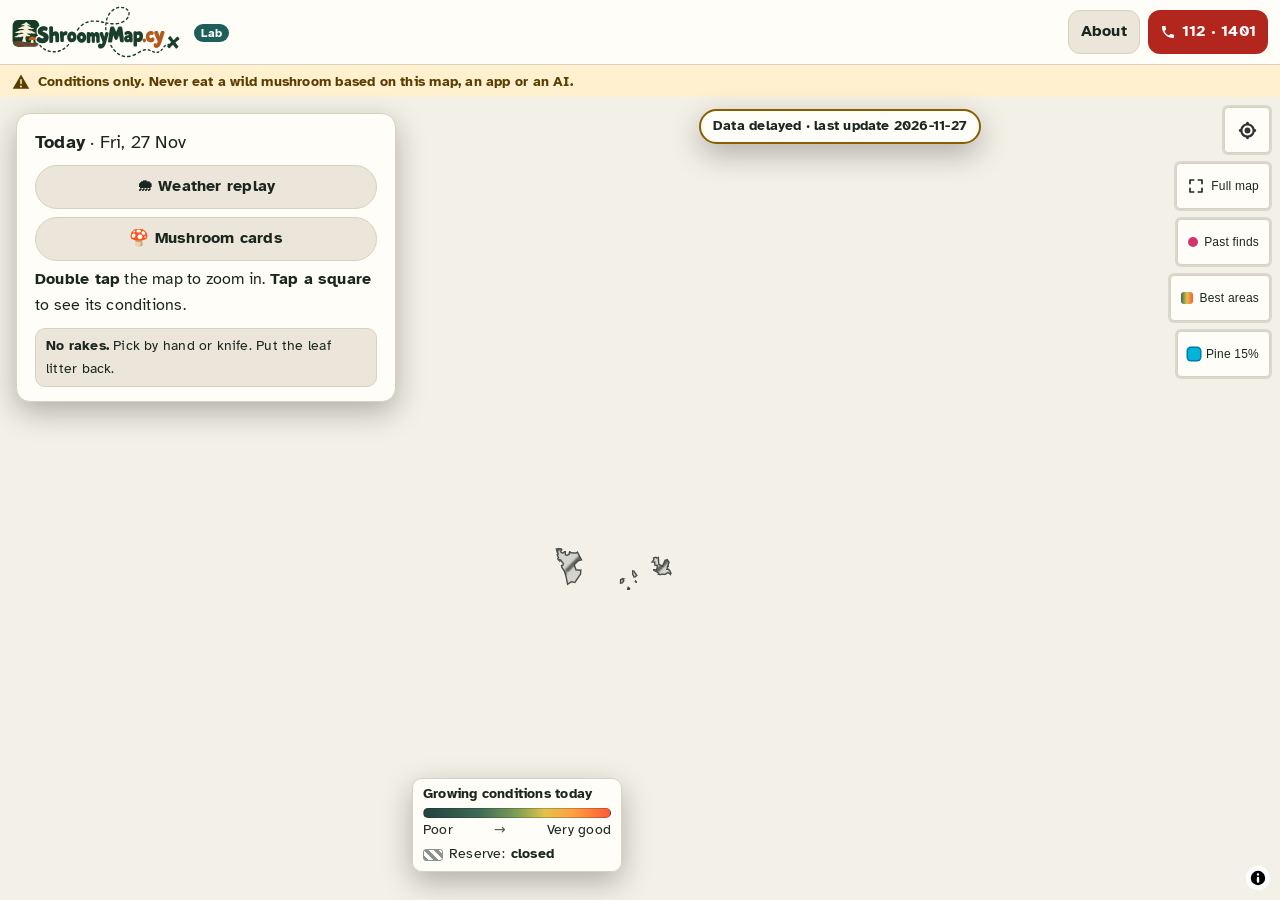
<file: index.html>
<!doctype html>
<html lang="en">
<head>
  <meta name="robots" content="noindex, nofollow" />
  <meta charset="utf-8" />
  <meta name="viewport" content="width=device-width, initial-scale=1, viewport-fit=cover" />
  <meta name="theme-color" content="#14211b" />
  <meta name="description" content="Today's growing conditions for wild mushrooms in Cyprus forests. Conditions only. Never eat a wild mushroom based on this map, an app or an AI." />
  <meta property="og:title" content="ShroomyMap" />
  <meta property="og:site_name" content="ShroomyMap" />
  <meta property="og:description" content="Today's growing conditions for wild mushrooms in Cyprus forests. Conditions only." />
  <title>ShroomyMap · mushroom growing conditions in Cyprus</title>
  <link rel="icon" href="brand/icon.svg" type="image/svg+xml" />
  <link rel="icon" href="brand/icon-32.png" sizes="32x32" type="image/png" />
  <link rel="apple-touch-icon" href="brand/apple-touch-icon.png" />
  <link rel="manifest" href="site.webmanifest" />
  <script type="module" crossorigin src="./assets/main-ConHnUUg.js"></script>
  <link rel="modulepreload" crossorigin href="./assets/lang-DAyDo4pq.js">
  <link rel="stylesheet" crossorigin href="./assets/lang-KYAJsBeA.css">
  <link rel="stylesheet" crossorigin href="./assets/main-a7CsHZt2.css">
</head>
<body>
  <div class="app">
    <header class="topbar">
      <a class="brand" href="./" aria-label="ShroomyMap, home" data-tip="Reload the map.">
        <span class="brand-logo" aria-hidden="true"></span>
        <span class="brand-text"></span>
      </a>
      <a class="about-link" href="about.html" data-tip="What this map shows, where the data comes from, and its limits.">About</a>
      <button class="sos" type="button" data-emergency aria-haspopup="dialog" aria-label="Poisoning emergency: 112 and 1401"
        data-tip="Mushroom poisoning help: call 112 (ambulance) or the Cyprus Poison Centre 1401. Do not wait for symptoms.">
        <svg width="16" height="16" viewBox="0 0 24 24" aria-hidden="true"><path fill="currentColor" d="M6.6 10.8a15.1 15.1 0 0 0 6.6 6.6l2.2-2.2c.3-.3.7-.4 1-.2 1.1.4 2.3.6 3.6.6.6 0 1 .4 1 1V20c0 .6-.4 1-1 1A17 17 0 0 1 3 4c0-.6.4-1 1-1h3.5c.6 0 1 .4 1 1 0 1.2.2 2.4.6 3.6.1.3 0 .7-.2 1z"/></svg>
        <span>112 · 1401</span>
      </button>
    </header>

    <div class="safety" role="note">
      <svg width="18" height="18" viewBox="0 0 24 24" aria-hidden="true"><path fill="currentColor" d="M12 2 1 21h22L12 2Zm0 6c.6 0 1 .4 1 1v5a1 1 0 1 1-2 0V9c0-.6.4-1 1-1Zm0 11.2a1.3 1.3 0 1 1 0-2.6 1.3 1.3 0 0 1 0 2.6Z"/></svg>
      <span>Conditions only. Never eat a wild mushroom based on this map, an app or an AI.</span>
    </div>

    <main class="stage">
      <div id="map" role="region" aria-label="Map of today's growing conditions in Cyprus"></div>
      <div id="loading" class="loading" role="status"><span class="spinner" aria-hidden="true"></span>
        <span id="loading-text">Loading the forest map…</span></div>
      <div id="delayed" class="delayed" role="status" hidden></div>
      <div id="map-legend" class="map-legend" role="img" tabindex="0"></div>
      <section id="sheet" class="sheet" aria-label="Today and the tapped square"></section>
    </main>
  </div>
</body>
</html>
</file>
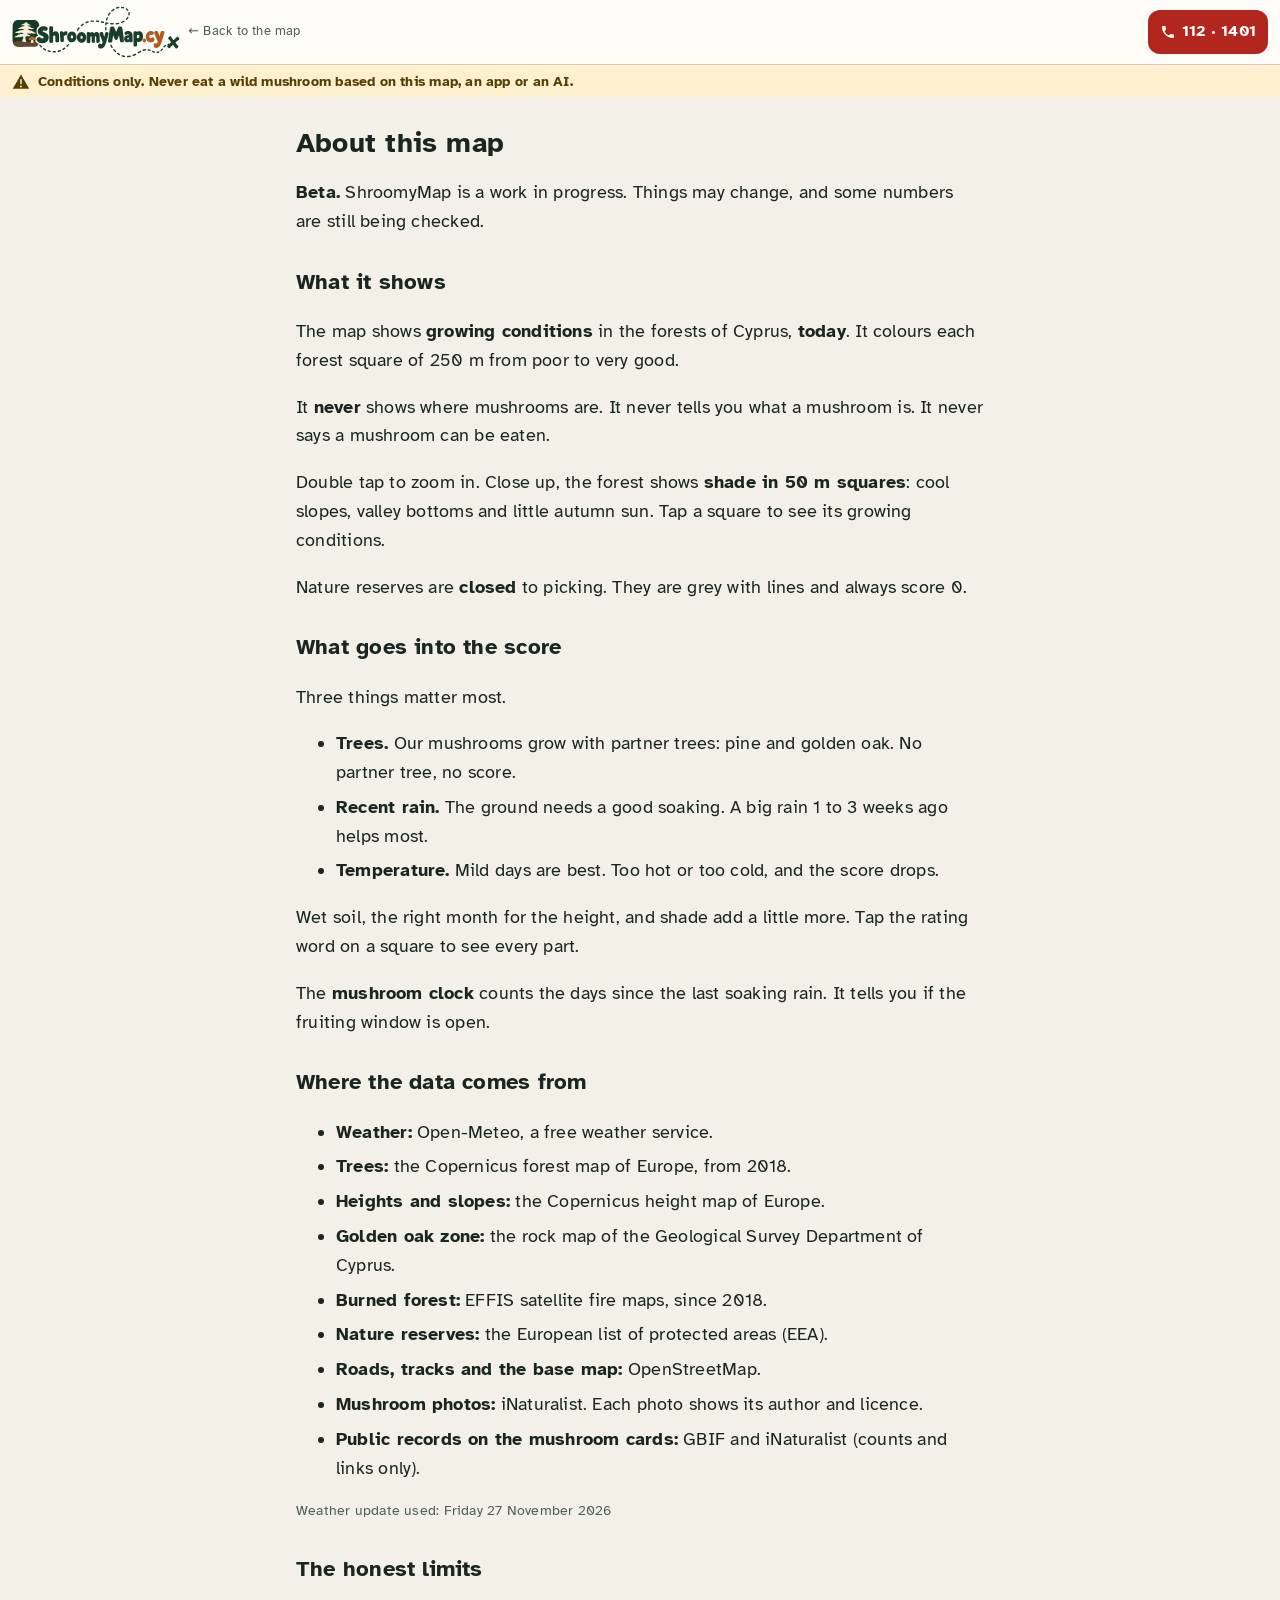
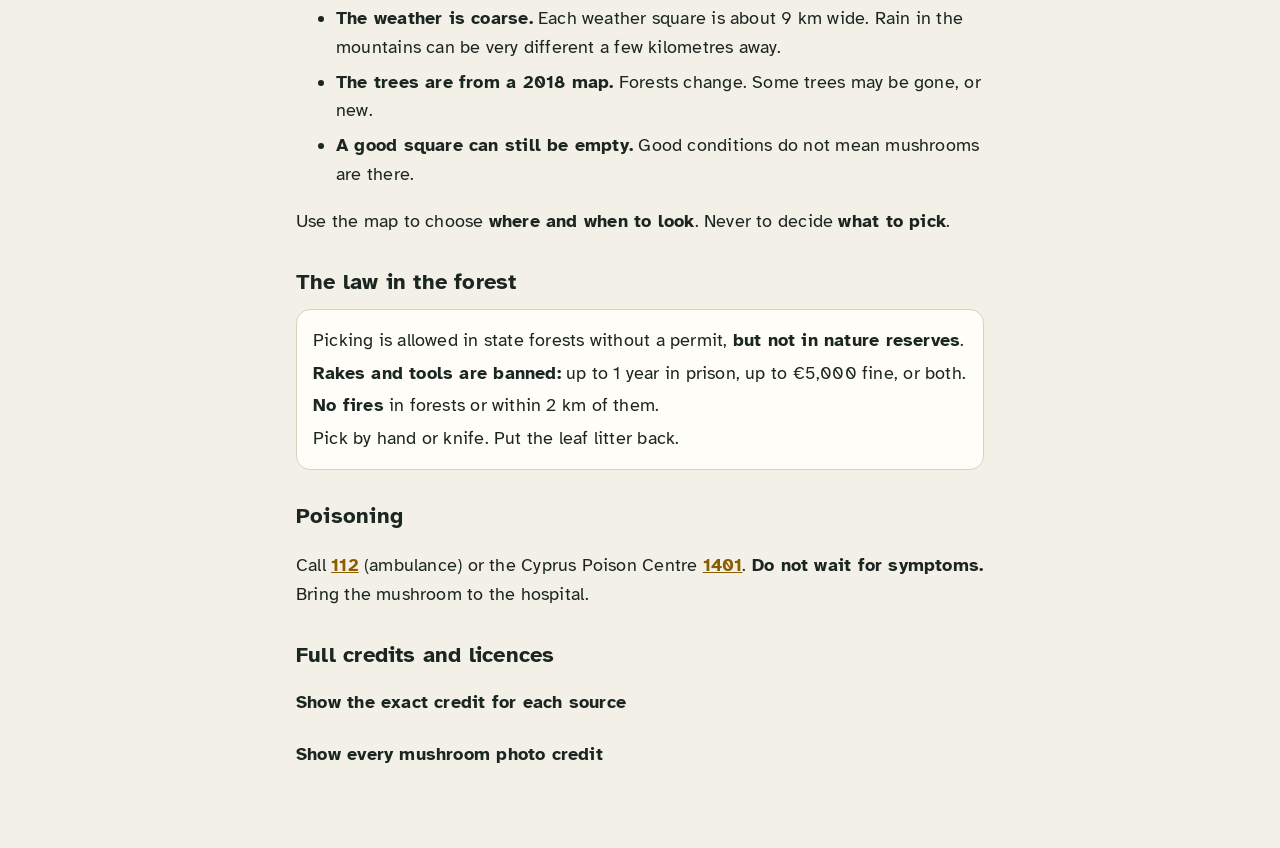
<file: about.html>
<!doctype html>
<html lang="en">
<head>
  <meta name="robots" content="noindex, nofollow" />
  <meta charset="utf-8" />
  <meta name="viewport" content="width=device-width, initial-scale=1, viewport-fit=cover" />
  <meta name="theme-color" content="#14211b" />
  <title>About · ShroomyMap</title>
  <link rel="icon" href="brand/icon.svg" type="image/svg+xml" />
  <link rel="icon" href="brand/icon-32.png" sizes="32x32" type="image/png" />
  <link rel="apple-touch-icon" href="brand/apple-touch-icon.png" />
  <link rel="manifest" href="site.webmanifest" />
  <script type="module" crossorigin src="./assets/about-B_rHHqgy.js"></script>
  <link rel="modulepreload" crossorigin href="./assets/lang-DAyDo4pq.js">
  <link rel="stylesheet" crossorigin href="./assets/lang-KYAJsBeA.css">
</head>
<body>
  <div class="about-top">
    <header class="topbar">
      <a class="brand" href="./" aria-label="ShroomyMap, back to the map">
        <span class="brand-logo" aria-hidden="true"></span>
        <span class="brand-text">
          <span class="brand-sub">← Back to the map</span></span>
      </a>
      <button class="sos" type="button" data-emergency aria-haspopup="dialog" aria-label="Poisoning emergency: 112 and 1401">
        <svg width="16" height="16" viewBox="0 0 24 24" aria-hidden="true"><path fill="currentColor" d="M6.6 10.8a15.1 15.1 0 0 0 6.6 6.6l2.2-2.2c.3-.3.7-.4 1-.2 1.1.4 2.3.6 3.6.6.6 0 1 .4 1 1V20c0 .6-.4 1-1 1A17 17 0 0 1 3 4c0-.6.4-1 1-1h3.5c.6 0 1 .4 1 1 0 1.2.2 2.4.6 3.6.1.3 0 .7-.2 1z"/></svg>
        <span>112 · 1401</span></button>
    </header>
    <div class="safety" role="note">
      <svg width="18" height="18" viewBox="0 0 24 24" aria-hidden="true"><path fill="currentColor" d="M12 2 1 21h22L12 2Zm0 6c.6 0 1 .4 1 1v5a1 1 0 1 1-2 0V9c0-.6.4-1 1-1Zm0 11.2a1.3 1.3 0 1 1 0-2.6 1.3 1.3 0 0 1 0 2.6Z"/></svg>
      <span>Conditions only. Never eat a wild mushroom based on this map, an app or an AI.</span>
    </div>
  </div>

  <main class="page">
    <h1>About this map</h1>
    <p><strong>Beta.</strong> ShroomyMap is a work in progress. Things may change, and some numbers are still being checked.</p>

    <h2>What it shows</h2>
    <p>The map shows <b>growing conditions</b> in the forests of Cyprus, <b>today</b>.
      It colours each forest square of 250 m from poor to very good.</p>
    <p>It <b>never</b> shows where mushrooms are. It never tells you what a mushroom is.
      It never says a mushroom can be eaten.</p>
    <p>Double tap to zoom in. Close up, the forest shows <b>shade in 50 m squares</b>: cool slopes,
      valley bottoms and little autumn sun. Tap a square to see its growing conditions.</p>
    <p>Nature reserves are <b>closed</b> to picking. They are grey with lines and always score 0.</p>

    <h2>What goes into the score</h2>
    <p>Three things matter most.</p>
    <ul>
      <li><b>Trees.</b> Our mushrooms grow with partner trees: pine and golden oak. No partner tree, no score.</li>
      <li><b>Recent rain.</b> The ground needs a good soaking. A big rain 1 to 3 weeks ago helps most.</li>
      <li><b>Temperature.</b> Mild days are best. Too hot or too cold, and the score drops.</li>
    </ul>
    <p>Wet soil, the right month for the height, and shade add a little more.
      Tap the rating word on a square to see every part.</p>
    <p>The <b>mushroom clock</b> counts the days since the last soaking rain.
      It tells you if the fruiting window is open.</p>

    <h2>Where the data comes from</h2>
    <ul>
      <li><b>Weather:</b> Open-Meteo, a free weather service.</li>
      <li><b>Trees:</b> the Copernicus forest map of Europe, from 2018.</li>
      <li><b>Heights and slopes:</b> the Copernicus height map of Europe.</li>
      <li><b>Golden oak zone:</b> the rock map of the Geological Survey Department of Cyprus.</li>
      <li><b>Burned forest:</b> EFFIS satellite fire maps, since 2018.</li>
      <li><b>Nature reserves:</b> the European list of protected areas (EEA).</li>
      <li><b>Roads, tracks and the base map:</b> OpenStreetMap.</li>
      <li><b>Mushroom photos:</b> iNaturalist. Each photo shows its author and licence.</li>
      <li><b>Public records on the mushroom cards:</b> GBIF and iNaturalist (counts and links only).</li>
    </ul>
    <p class="tag">Weather update used: <span id="run">…</span></p>

    <h2>The honest limits</h2>
    <ul>
      <li><b>The weather is coarse.</b> Each weather square is about 9 km wide.
        Rain in the mountains can be very different a few kilometres away.</li>
      <li><b>The trees are from a 2018 map.</b> Forests change. Some trees may be gone, or new.</li>
      <li><b>A good square can still be empty.</b> Good conditions do not mean mushrooms are there.</li>
    </ul>
    <p>Use the map to choose <b>where and when to look</b>. Never to decide <b>what to pick</b>.</p>

    <h2>The law in the forest</h2>
    <div class="card">
      <p>Picking is allowed in state forests without a permit, <b>but not in nature reserves</b>.</p>
      <p><b>Rakes and tools are banned:</b> up to 1 year in prison, up to €5,000 fine, or both.</p>
      <p><b>No fires</b> in forests or within 2 km of them.</p>
      <p>Pick by hand or knife. Put the leaf litter back.</p>
    </div>

    <h2>Poisoning</h2>
    <p>Call <a href="tel:112"><b>112</b></a> (ambulance) or the Cyprus Poison Centre <a href="tel:1401"><b>1401</b></a>.
      <b>Do not wait for symptoms.</b> Bring the mushroom to the hospital.</p>

    <section id="counting" hidden>
      <h2>Counting visits</h2>
      <p>ShroomyMap counts visits, so we can see which parts people use. It is a beta, and this helps us fix it.</p>
      <ul>
        <li><b>No cookies.</b> Nothing is stored on your phone.</li>
        <li><b>Never the place you look at.</b> Not the square you tap, not your location.</li>
        <li><b>What is counted:</b> the page, the button you tap, your screen size, and the website you came from.</li>
        <li><b>Do Not Track is respected.</b> If your browser asks not to be counted, nothing is sent.</li>
      </ul>
      <p class="tag">The counter is <a href="https://www.goatcounter.com" target="_blank" rel="noopener">GoatCounter</a>. It does not keep your IP address.</p>
    </section>

    <h2>Full credits and licences</h2>
    <details>
      <summary>Show the exact credit for each source</summary>
      <div id="credits"><p>Loading…</p></div>
    </details>
    <details id="photos">
      <summary>Show every mushroom photo credit</summary>
      <p>We only use photos with a CC0, CC BY, CC BY-SA or CC BY-NC licence.</p>
      <ul id="photo-credits" class="credits"><li>Loading…</li></ul>
    </details>
  </main>
</body>
</html>
</file>
<file: assets/lang-KYAJsBeA.css>
@font-face{font-family:Atkinson Hyperlegible;font-style:normal;font-display:swap;font-weight:400;src:url(./atkinson-hyperlegible-latin-ext-400-normal-DRk46D-x.woff2)format("woff2"),url(./atkinson-hyperlegible-latin-ext-400-normal-Bbz-b3yf.woff)format("woff");unicode-range:U+100-2BA,U+2BD-2C5,U+2C7-2CC,U+2CE-2D7,U+2DD-2FF,U+304,U+308,U+329,U+1D00-1DBF,U+1E00-1E9F,U+1EF2-1EFF,U+2020,U+20A0-20AB,U+20AD-20C0,U+2113,U+2C60-2C7F,U+A720-A7FF}@font-face{font-family:Atkinson Hyperlegible;font-style:normal;font-display:swap;font-weight:400;src:url(./atkinson-hyperlegible-latin-400-normal-BrHNak5F.woff2)format("woff2"),url(./atkinson-hyperlegible-latin-400-normal-BbWidj28.woff)format("woff");unicode-range:U+??,U+131,U+152-153,U+2BB-2BC,U+2C6,U+2DA,U+2DC,U+304,U+308,U+329,U+2000-206F,U+20AC,U+2122,U+2191,U+2193,U+2212,U+2215,U+FEFF,U+FFFD}@font-face{font-family:Atkinson Hyperlegible;font-style:normal;font-display:swap;font-weight:700;src:url(./atkinson-hyperlegible-latin-ext-700-normal-BoVPHkS0.woff2)format("woff2"),url(./atkinson-hyperlegible-latin-ext-700-normal-CKkU2Dpt.woff)format("woff");unicode-range:U+100-2BA,U+2BD-2C5,U+2C7-2CC,U+2CE-2D7,U+2DD-2FF,U+304,U+308,U+329,U+1D00-1DBF,U+1E00-1E9F,U+1EF2-1EFF,U+2020,U+20A0-20AB,U+20AD-20C0,U+2113,U+2C60-2C7F,U+A720-A7FF}@font-face{font-family:Atkinson Hyperlegible;font-style:normal;font-display:swap;font-weight:700;src:url(./atkinson-hyperlegible-latin-700-normal-GZI4o3u0.woff2)format("woff2"),url(./atkinson-hyperlegible-latin-700-normal-BK6Glc0m.woff)format("woff");unicode-range:U+??,U+131,U+152-153,U+2BB-2BC,U+2C6,U+2DA,U+2DC,U+304,U+308,U+329,U+2000-206F,U+20AC,U+2122,U+2191,U+2193,U+2212,U+2215,U+FEFF,U+FFFD}@font-face{font-family:Plain Digits;font-weight:400;unicode-range:U+30-39;src:local(Helvetica Neue),local(HelveticaNeue),local(Arial),local(ArialMT),local(Roboto),local(Roboto-Regular),local(Segoe UI),local(SegoeUI)}@font-face{font-family:Plain Digits;font-weight:700;unicode-range:U+30-39;src:local(Helvetica Neue Bold),local(HelveticaNeue-Bold),local(Arial Bold),local(Arial-BoldMT),local(Roboto Bold),local(Roboto-Bold),local(Segoe UI Bold),local(SegoeUI-Bold)}:root{--font:"Plain Digits", "Atkinson Hyperlegible", system-ui, -apple-system, "Segoe UI", sans-serif;--fs-0:.875rem;--fs-1:1rem;--fs-2:1.125rem;--fs-3:1.375rem;--fs-4:1.75rem;--lh:1.6;--track:.012em;--radius:14px;--radius-s:10px;--gap:12px;--tap:48px;--shadow:0 10px 30px #00000047;--bg:#f3f0e7;--surface:#fffdf8;--surface-2:#ebe6d9;--line:#d8d1c0;--ink:#1b2620;--ink-soft:#4f5f55;--accent:#8a5d00;--accent-ink:#fff;--safety-bg:#fff1cf;--safety-ink:#5a3d00;--sos-bg:#b3261e;--sos-ink:#fff;--closed:#8c928f;--focus:#1c6dd0}:root[data-theme=dark]{--bg:#0c1612;--surface:#14211b;--surface-2:#1d2d25;--line:#2c3d34;--ink:#e9efe6;--ink-soft:#a9b8ad;--accent:#e0b040;--accent-ink:#1a1405;--safety-bg:#3a2f12;--safety-ink:#f6dfa6;--sos-bg:#e5483b;--sos-ink:#fff;--closed:#8c928f;--focus:#8cc4ff;--shadow:0 10px 30px #00000080}@media (prefers-color-scheme:dark){:root:not([data-theme=light]){--bg:#0c1612;--surface:#14211b;--surface-2:#1d2d25;--line:#2c3d34;--ink:#e9efe6;--ink-soft:#a9b8ad;--accent:#e0b040;--accent-ink:#1a1405;--safety-bg:#3a2f12;--safety-ink:#f6dfa6;--sos-bg:#e5483b;--sos-ink:#fff;--focus:#8cc4ff;--shadow:0 10px 30px #00000080}}*{box-sizing:border-box}html,body{height:100%;margin:0}body{background:var(--bg);color:var(--ink);font-family:var(--font);font-size:var(--fs-2);line-height:var(--lh);letter-spacing:var(--track);text-align:left;-webkit-font-smoothing:antialiased}button{font:inherit;color:inherit;letter-spacing:inherit}:focus-visible{outline:3px solid var(--focus);outline-offset:2px;border-radius:6px}a{color:var(--accent)}.muted{color:var(--ink-soft)}.small{font-size:var(--fs-0)!important}.app{grid-template-rows:auto auto 1fr;grid-template-columns:minmax(0,1fr);height:100dvh;display:grid;overflow:hidden}.topbar{background:var(--surface);border-bottom:1px solid var(--line);align-items:center;gap:8px;min-height:56px;padding:6px 12px;display:flex}.brand{min-width:0;color:inherit;flex:1;align-items:center;gap:8px;text-decoration:none;display:flex}.brand-logo{aspect-ratio:1120/346;background:url(./logo-light-DqqwnP7_.svg) 0/contain no-repeat;flex:0 auto;min-width:0;height:52px;display:block}:root[data-theme=dark] .brand-logo{background-image:url(./logo-dark-IXxK3Hbo.svg)}@media (prefers-color-scheme:dark){:root:not([data-theme=light]) .brand-logo{background-image:url(./logo-dark-IXxK3Hbo.svg)}}.brand-text{min-width:0;overflow:hidden}.brand-sub{white-space:nowrap;text-overflow:ellipsis;color:var(--ink-soft);font-size:.8rem;line-height:1.2;display:block;overflow:hidden}.about-link{border:1px solid var(--line);background:var(--surface-2);min-height:44px;color:var(--ink);font-size:var(--fs-1);border-radius:12px;flex:none;align-items:center;padding:0 12px;font-weight:700;text-decoration:none;display:inline-flex}.sos{cursor:pointer;background:var(--sos-bg);height:44px;color:var(--sos-ink);font-weight:700;font-size:var(--fs-1);white-space:nowrap;border:0;border-radius:12px;flex:none;align-items:center;gap:6px;padding:0 12px;display:inline-flex}.safety{background:var(--safety-bg);color:var(--safety-ink);align-items:flex-start;gap:8px;padding:6px 12px;font-size:.9rem;font-weight:700;line-height:1.4;display:flex}.safety svg{flex:none;margin-top:2px}.safety a{color:inherit}.ver-badge{color:#fff;vertical-align:middle;white-space:nowrap;background:#1f5f5b;border-radius:999px;margin-left:6px;padding:0 7px;font-size:.72rem;font-weight:700;line-height:1.6;display:inline-block}.stage{min-height:0;position:relative}#map{position:absolute;inset:0}.maplibregl-ctrl-group{border:1px solid var(--line);background:var(--surface)!important}.maplibregl-ctrl-group button{width:44px!important;height:44px!important}:root[data-theme=dark] .maplibregl-ctrl-icon{filter:invert()}.maplibregl-ctrl-attrib{font-size:12px}.map-legend{z-index:2;background:color-mix(in srgb, var(--surface) 94%, transparent);border:1px solid var(--line);border-radius:var(--radius-s);width:176px;box-shadow:var(--shadow);font-size:var(--fs-0);cursor:help;padding:6px 10px 7px;line-height:1.35;position:absolute;top:8px;left:8px}.ml-title{margin-bottom:4px;font-weight:700}.ml-bar{border:1px solid color-mix(in srgb, var(--ink) 25%, transparent);border-radius:6px;height:10px}.ml-scale{justify-content:space-between;gap:6px;margin-top:3px;display:flex}.ml-scale span:nth-child(2){color:var(--ink-soft)}.ml-closed{align-items:center;gap:6px;margin-top:5px;display:flex}.swatch-closed{border:1.5px solid var(--closed);background:repeating-linear-gradient(45deg, var(--closed) 0 3px, transparent 3px 7px);border-radius:3px;flex:none;width:20px;height:12px}.delayed{z-index:3;left:50%;bottom:calc(var(--sheet-h,140px) + 8px);background:var(--surface);border:2px solid var(--accent);box-shadow:var(--shadow);font-size:var(--fs-0);white-space:nowrap;border-radius:999px;padding:4px 12px;font-weight:700;position:absolute;transform:translate(-50%)}.pick-pin{pointer-events:none;border:3px solid var(--ink);background:color-mix(in srgb, var(--accent) 70%, transparent);width:22px;height:22px;box-shadow:0 0 0 3px var(--bg), var(--shadow);border-radius:50%}.loading{z-index:5;background:var(--surface);border:1px solid var(--line);width:max-content;max-width:calc(100vw - 32px);box-shadow:var(--shadow);font-size:var(--fs-1);border-radius:999px;align-items:center;gap:12px;padding:10px 16px;font-weight:700;transition:opacity .35s;display:flex;position:absolute;top:40%;left:50%;transform:translate(-50%,-50%)}.loading.done{opacity:0}.loading.failed{border:2px solid var(--sos-bg);border-radius:16px}.loading.failed .spinner,.loading[hidden]{display:none}.spinner{border:3px solid var(--line);border-top-color:var(--accent);border-radius:50%;flex:none;width:22px;height:22px;animation:.9s linear infinite spin}@keyframes spin{to{transform:rotate(360deg)}}@media (prefers-reduced-motion:reduce){.spinner{animation-duration:2.5s}.loading{transition:none}}@media (width<=899px){.maplibregl-ctrl-bottom-right,.maplibregl-ctrl-bottom-left{bottom:min(var(--sheet-h,140px), 60vh);z-index:3}}.sheet{z-index:4;background:var(--surface);border-top:1px solid var(--line);max-height:62%;box-shadow:var(--shadow);padding:10px 16px calc(12px + env(safe-area-inset-bottom));border-radius:18px 18px 0 0;position:absolute;bottom:0;left:0;right:0;overflow-y:auto}.sheet p{font-size:var(--fs-1);margin:6px 0 0}.panel-h{font-size:var(--fs-1);margin:4px 0 6px}.start-row{justify-content:space-between;align-items:center;gap:10px;display:flex}.start-row .today{font-size:var(--fs-2);margin:0}.chip-btn,.back-btn{border:1px solid var(--line);cursor:pointer;background:var(--surface-2);min-height:44px;color:var(--ink);font-size:var(--fs-1);white-space:nowrap;border-radius:999px;padding:0 14px;font-weight:700}.back-btn{text-align:left;border-radius:12px;align-items:center;gap:10px;width:100%;display:flex}.back-arrow{color:var(--accent);margin-top:-.12em;font-size:1.7em;font-weight:700;line-height:1}.chip-btn:hover,.back-btn:hover{border-color:var(--accent)}.hint{color:var(--ink)}.no-rakes{background:var(--surface-2);border:1px solid var(--line);cursor:help;border-radius:10px;padding:6px 10px;font-size:var(--fs-0)!important;margin-top:10px!important}.primary-btn{cursor:pointer;background:var(--accent);min-height:44px;color:var(--accent-ink);font-weight:700;font-size:var(--fs-1);border:0;border-radius:12px;padding:0 16px}@media (width>=900px){.sheet{border-radius:var(--radius);border:1px solid var(--line);width:380px;max-height:calc(100% - 32px);padding:14px 18px;inset:16px auto auto 16px}.map-legend{width:210px;top:auto;bottom:28px;left:412px}.delayed{top:12px;bottom:auto;left:calc(50% + 200px)}.loading{left:calc(50% + 200px)}}.card-bar{justify-content:space-between;align-items:center;gap:8px;margin:-2px 0 6px;display:flex}.card-x{border:1px solid var(--line);background:var(--surface-2);cursor:pointer;border-radius:10px;min-width:44px;min-height:44px;font-size:1.15rem;line-height:1}.card-x:hover{border-color:var(--accent)}.rating{text-align:left;cursor:pointer;border:1px solid var(--line);background:var(--surface-2);border-radius:14px;align-items:center;gap:12px;width:100%;padding:10px 12px;display:flex}.rating:hover{border-color:var(--accent)}.rating-swatch{width:18px;height:40px;box-shadow:0 0 0 1.5px color-mix(in srgb, var(--ink) 30%, transparent);border-radius:6px;flex:none}.rating-text{flex:1;min-width:0;display:grid}.rating-word{font-size:var(--fs-4);font-weight:700;line-height:1.15}.rating-sub{font-size:var(--fs-0);color:var(--ink-soft)}.rating-more{color:var(--ink-soft);flex:none;font-size:1.1rem}.rating-none{font-size:var(--fs-3)!important}.why{border:1px solid var(--line);border-radius:12px;margin-top:8px;padding:8px 12px 10px}.why[hidden]{display:none}.why-list{gap:8px;margin:8px 0 0;padding:0;list-style:none;display:grid}.why-top{font-size:var(--fs-0);justify-content:space-between;gap:8px;display:flex}.why-bar{background:var(--surface);border:1px solid var(--line);border-radius:4px;height:8px;overflow:hidden}.why-bar i{border-radius:4px;height:100%;display:block}.why-val{font-size:var(--fs-0);color:var(--ink-soft)}.card-h{font-size:var(--fs-1);margin:14px 0 4px}.sp-list{font-size:var(--fs-1);gap:4px;margin:0;padding:0;list-style:none;display:grid}.sp-list i{font-weight:700}.facts{font-size:var(--fs-1);gap:4px;margin:12px 0 0;padding:0;list-style:none;display:grid}.maps-link{margin:12px 0 0}.maps-btns{grid-template-columns:minmax(0,1fr) minmax(0,1fr);align-items:stretch;gap:8px;display:grid}.maps-btn{border:1px solid var(--line);background:var(--surface-2);min-height:56px;color:var(--ink);font:inherit;font-size:var(--fs-1);text-align:center;cursor:pointer;border-radius:12px;justify-content:center;align-items:center;gap:8px;padding:4px 8px;font-weight:700;line-height:1.2;text-decoration:none;display:inline-flex}.maps-btn.primary{background:var(--accent);border-color:var(--accent);color:var(--accent-ink);flex-direction:column;gap:0}.maps-btn:hover{filter:brightness(1.06)}.maps-main{align-items:center;gap:8px;display:inline-flex}.maps-warn{opacity:.9;font-size:.78rem;font-weight:700}.maps-note{margin:6px 0 0!important}.maps-copy{border:1px solid var(--accent);background:var(--surface);width:100%;min-height:40px;color:var(--ink);font:inherit;font-size:var(--fs-0);border-radius:10px;margin-top:8px;padding:0 10px}@media (width<=340px){.maps-btns{grid-template-columns:1fr}}.clock{border:1px solid var(--line);background:var(--surface-2);border-radius:10px;padding:8px 10px;margin-top:12px!important}.clock.open{border-color:var(--accent)}.why-row,.facts li,.clock,.map-legend{cursor:help}.replay{margin-top:10px}.replay-row{font-size:var(--fs-1);align-items:center;gap:12px;display:flex}#replay-date{white-space:nowrap;text-overflow:ellipsis;flex:1;min-width:0;line-height:1.35;overflow:hidden}.replay-avg{display:block}.seg{background:var(--surface-2);border:1px solid var(--line);border-radius:14px;gap:4px;margin:2px 0 12px;padding:4px;display:flex}.seg button{min-width:0;min-height:44px;color:var(--ink);font:inherit;font-size:var(--fs-1);cursor:pointer;white-space:nowrap;background:0 0;border:0;border-radius:10px;flex:auto;padding:6px 4px;font-weight:600}.seg button[aria-pressed=true]{background:var(--accent);color:var(--accent-ink)}.seg button:focus-visible{outline:2px solid var(--focus);outline-offset:2px}.scrub{--at:0%;cursor:grab;touch-action:none;-webkit-user-select:none;user-select:none;-webkit-tap-highlight-color:transparent;border-radius:10px;margin-top:8px;padding:6px 0 2px;position:relative}.scrub.drag{cursor:grabbing}.scrub:focus-visible{outline:2px solid var(--focus);outline-offset:4px}.tl{pointer-events:none;align-items:flex-end;gap:2px;height:48px;display:flex}.tl i{opacity:.6;background:#4f97d1;border-radius:2px 2px 0 0;flex:1}.tl i.now{opacity:1;box-shadow:0 0 0 2px var(--ink)}.scrub-track{background:var(--line);pointer-events:none;border-radius:3px;height:6px;margin:16px 0 14px;position:relative}.scrub-fill{width:var(--at);background:var(--accent);border-radius:3px;position:absolute;inset:0 auto 0 0}.scrub-knob{top:50%;left:var(--at);background:var(--accent);border:3px solid var(--surface);border-radius:50%;width:26px;height:26px;margin:-13px 0 0 -13px;transition:transform .12s;position:absolute;box-shadow:0 1px 4px #00000073}.scrub.drag .scrub-knob{transform:scale(1.25)}.scrub:before{content:"";left:var(--at);background:var(--ink);opacity:.35;pointer-events:none;width:2px;height:64px;margin-left:-1px;position:absolute;top:6px}.scrub-ends{font-size:var(--fs-0,12px);color:var(--ink-soft);pointer-events:none;justify-content:space-between;display:flex}@media (prefers-reduced-motion:reduce){.scrub-knob{transition:none}}dialog.emergency{background:var(--surface);width:min(560px,100vw - 32px);max-height:calc(100dvh - 32px);color:var(--ink);box-shadow:var(--shadow);border:0;border-radius:18px;padding:0;overflow:auto}dialog.emergency::backdrop{background:#0009}.em-head{background:var(--sos-bg);color:var(--sos-ink);padding:16px 20px}.em-head h2{font-size:var(--fs-4);margin:0;line-height:1.2}.em-body{padding:16px 20px 20px}.call{background:var(--sos-bg);min-height:64px;color:var(--sos-ink);font-weight:700;font-size:var(--fs-3);border-radius:14px;justify-content:space-between;align-items:center;gap:12px;margin-bottom:10px;padding:10px 16px;text-decoration:none;display:flex}.call.secondary{background:var(--surface-2);color:var(--ink);border:2px solid var(--sos-bg)}.call small{font-size:var(--fs-1);font-weight:400;display:block}.em-body ul{margin:12px 0;padding-left:1.2em}.em-body li{margin:6px 0}.em-close{border:1px solid var(--line);background:var(--surface-2);cursor:pointer;border-radius:12px;width:100%;min-height:48px;margin-top:8px;font-weight:700}dialog.agree::backdrop{-webkit-backdrop-filter:blur(3px);backdrop-filter:blur(3px);background:#000000c7}.agree .em-head h2{align-items:center;gap:8px;display:flex}.agree .em-body{padding-bottom:0}.agree .em-body ul{margin:0 0 8px}.agree .em-body li{margin:6px 0}.agree-foot{background:var(--surface);padding:8px 0 14px;position:sticky;bottom:0}.agree-foot:before{content:"";background:linear-gradient(to bottom, transparent, var(--surface));pointer-events:none;height:18px;position:absolute;top:-18px;left:0;right:0}dialog.agree{max-height:calc(100dvh - 16px)}.agree .em-head{padding:14px 20px}.agree-numbers{font-size:var(--fs-0);text-align:center;background:var(--safety-bg);color:var(--safety-ink);border-radius:12px;margin:0 0 8px;padding:6px 12px;font-weight:700}.agree-numbers a{color:inherit}.agree-yes{cursor:pointer;background:var(--accent);width:100%;min-height:56px;color:var(--accent-ink);font:inherit;font-weight:700;font-size:var(--fs-2);border:0;border-radius:14px}.agree-note{font-size:var(--fs-0);color:var(--ink-soft);margin:10px 0 0}dialog.agree.short{width:min(420px,100vw - 24px)}dialog.agree.short::backdrop{-webkit-backdrop-filter:none;backdrop-filter:none;background:#0000008c}.agree.short .em-body{padding:18px 20px 16px}.agree-short-title{font-size:var(--fs-3);color:var(--safety-ink);align-items:center;gap:8px;margin:0 0 6px;line-height:1.2;display:flex}.agree-short-line{margin:0 0 14px}.agree.short .agree-yes{min-height:64px;font-size:var(--fs-3)}.agree-more{font:inherit;color:inherit;cursor:pointer;background:0 0;border:0;padding:0;text-decoration:underline}.agree-note a{color:inherit}@media (width<=899px){dialog.agree.short{margin-bottom:max(16px, env(safe-area-inset-bottom))}}.tip{z-index:1000;background:var(--ink);max-width:min(300px,100vw - 16px);color:var(--bg);font-size:var(--fs-1);box-shadow:var(--shadow);pointer-events:none;opacity:0;border-radius:10px;padding:8px 12px;font-weight:400;line-height:1.45;transition:opacity .12s;position:fixed}.tip.on{opacity:1}.tip[hidden]{display:none}.tip:after{content:"";left:var(--arrow-x,50%);border:6px solid #0000;border-bottom:0;border-top-color:var(--ink);position:absolute;bottom:-6px;transform:translate(-50%)}.tip.below:after{border:6px solid #0000;border-top:0;border-bottom-color:var(--ink);top:-6px;bottom:auto}[data-tip]{-webkit-touch-callout:none}@media (prefers-reduced-motion:reduce){.tip{transition:none}}.page{max-width:720px;margin:0 auto;padding:20px 16px 64px}.page h1{font-size:var(--fs-4);margin:8px 0 12px;line-height:1.25}.page h2{font-size:var(--fs-3);margin:28px 0 6px}.page p,.page li{max-width:64ch}.page li{margin:6px 0}.page .card{background:var(--surface);border:1px solid var(--line);border-radius:var(--radius);margin:10px 0;padding:12px 16px}.page .card p{margin:4px 0}.page .credits{font-size:var(--fs-1);padding-left:1.2em}.page .tag{font-size:var(--fs-0);color:var(--ink-soft)}.about-top{z-index:2;position:sticky;top:0}@media (width<=899px){.stage:has(.sheet[data-view=card]) .map-legend{display:none}}@media (width<=420px){.topbar{gap:6px;padding:6px 8px 6px 10px}.brand{gap:6px}.about-link{padding:0 10px;font-size:.95rem}.sos{gap:4px;padding:0 10px;font-size:.95rem}.sos svg{width:14px;height:14px}}.start-btns{flex-wrap:wrap;gap:8px;margin-top:8px;display:flex}.start-btns .chip-btn{flex:auto}.sp-open{text-align:left;cursor:pointer;border:1px solid var(--line);background:var(--surface-2);width:100%;min-height:48px;font-size:var(--fs-1);border-radius:12px;justify-content:space-between;align-items:center;gap:8px;padding:6px 12px;display:flex}.sp-open:hover{border-color:var(--accent)}.sp-open-go{color:var(--ink-soft);flex:none;font-size:1.4rem}.page details{margin:8px 0}.page summary{cursor:pointer;align-items:center;min-height:44px;font-weight:700;display:flex}.ml-note{color:var(--ink-soft);margin-top:3px}.card-bar{z-index:2;background:var(--surface);border-bottom:1px solid var(--line);margin:-10px -16px 6px;padding:8px 16px 6px;position:sticky;top:-10px}@media (width>=900px){.card-bar{margin:-14px -18px 8px;padding:10px 18px 8px;top:-14px}}.sp-list{gap:8px}.sp-open{justify-content:flex-start;gap:12px;min-height:64px;padding:6px 10px 6px 6px}.sp-thumb{object-fit:cover;background:var(--line);border-radius:10px;flex:none;width:52px;height:52px}.sp-name{flex:1;min-width:0;line-height:1.3;display:grid}.sp-name i{font-weight:700;font-size:var(--fs-1)}.sp-common{font-size:var(--fs-0);color:var(--ink-soft)}@media (width<=420px){.brand{gap:6px}.topbar{gap:4px;padding:6px}.app .brand-logo{width:100%;max-width:190px;height:auto;margin-block:-10px}.app .brand{gap:0}.brand-logo{width:100%;max-width:150px;height:auto}.app .brand-sub{display:none}.app .ver-badge{margin-left:0}.about-link,.sos{padding:0 10px}.map-legend{width:156px;padding:5px 8px 6px}}:lang(el) .start-btns .chip-btn{white-space:normal;flex:1 1 0;padding:4px 10px;line-height:1.2}@media (width<=899px){:lang(el) .map-legend{width:218px}:lang(el) .ml-closed{white-space:nowrap;font-size:13px}:root.full-map:lang(el) .map-legend{width:176px}}@media (width<=480px){:lang(el) .replay-avg{font-size:var(--fs-0)}:lang(el) .safety{font-size:.8rem}}:lang(el) .sp-name{font-weight:700;font-size:var(--fs-1)}:lang(el) .sp-name .sp-common{font-weight:400}:lang(el) .sp-name .sp-common i{font-weight:400;font-size:inherit}.lang-link{text-decoration:none}.lang-short{display:none}@media (width<=899px){.lang-long{display:none}.lang-short{display:inline}:is(.topbar:has(.lang-link) .about-link,.topbar:has(.lang-link) .sos){padding:0 8px}}.sc{--toxic:#a8580a}:root[data-theme=dark] .sc{--toxic:#f0a24f}@media (prefers-color-scheme:dark){:root:not([data-theme=light]) .sc{--toxic:#f0a24f}}dialog.species-dlg.sc{background:var(--bg);width:min(720px,100vw - 24px);max-width:none;height:min(900px,100dvh - 24px);max-height:none;color:var(--ink);box-shadow:var(--shadow);border:0;border-radius:20px;padding:0;overflow:hidden}dialog.species-dlg.sc[open]{display:block}dialog.species-dlg.sc::backdrop{background:#0009}@media (width<=899px){dialog.species-dlg.sc{border-radius:0;width:100vw;height:100dvh;margin:0}}.sc .ic{flex:none;display:block}.sc-main{flex-direction:column;height:100%;min-height:0;display:flex}.sc-soft{color:var(--ink-soft)}.sc-head{background:var(--surface);border-bottom:1px solid var(--line);align-items:center;gap:8px;padding:8px 12px;display:flex}.sc-title{min-width:0;font-size:var(--fs-2);overflow-wrap:anywhere;flex:1;margin:0;line-height:1.2}.sc-title span{font-size:var(--fs-0);color:var(--ink-soft);font-weight:400;display:block}.sc-round{width:var(--tap);height:var(--tap);border:1px solid var(--line);background:var(--surface-2);color:var(--ink);cursor:pointer;border-radius:50%;flex:none;place-items:center;padding:0;display:inline-grid}.sc-safety{background:var(--safety-bg);color:var(--safety-ink);font-weight:700;font-size:var(--fs-0);align-items:flex-start;gap:8px;padding:8px 14px;line-height:1.4;display:flex}.sc-safety svg{flex:none;width:18px;height:18px;margin-top:1px}.sc-body{overscroll-behavior:contain;flex:1;min-height:0;overflow-y:auto}.sc-page{max-width:680px;font-size:var(--fs-1);margin:0 auto;padding:16px 16px 32px}.sc-h{font-size:var(--fs-3);align-items:center;gap:8px;margin:26px 0 10px;line-height:1.25;display:flex}.sc-h .ic{color:var(--accent)}.sc-h.danger{color:var(--sos-bg);margin-top:0}.sc-h.danger svg{flex:none;width:24px;height:24px}.sc-danger-btn{text-align:left;cursor:pointer;border:2px solid var(--sos-bg);background:var(--surface);width:100%;color:var(--ink);border-radius:16px;align-items:center;gap:12px;padding:10px 12px;display:flex}.sc-danger-ph{flex:none;display:flex}.sc-danger-ph img{object-fit:cover;border:3px solid var(--surface);background:var(--line);border-radius:50%;width:48px;height:48px;margin-left:-14px}.sc-danger-ph img:first-child{margin-left:0}.sc-danger-text{min-width:0;color:var(--ink-soft);flex:1;gap:2px;display:grid}.sc-danger-text b{color:var(--sos-bg);font-size:var(--fs-2);align-items:center;gap:6px;line-height:1.25;display:flex}.sc-danger-text b svg{flex:none;width:18px;height:18px}.sc-list{gap:10px;margin:0;padding:0;list-style:none;display:grid}.sc-row{text-align:left;cursor:pointer;border:1px solid var(--line);background:var(--surface);width:100%;color:var(--ink);border-radius:16px;align-items:center;gap:14px;padding:8px 12px 8px 8px;display:flex}.sc-row.on{border:2px solid var(--accent)}.sc-row img{object-fit:cover;background:var(--line);border-radius:12px;flex:none;width:84px;height:84px}.sc-list.off .sc-row img{filter:saturate(.4)}.sc-row-text{flex:1;gap:2px;min-width:0;line-height:1.3;display:grid}.sc-row-text b{font-size:var(--fs-2)}.sc-row>.ic{color:var(--ink-soft)}.sc-chip{font-size:var(--fs-0);background:var(--surface-2);color:var(--ink-soft);border-radius:999px;justify-self:start;align-items:center;gap:4px;margin-top:4px;padding:2px 10px;font-weight:700;display:inline-flex}.sc-chip.on{background:var(--accent);color:var(--accent-ink)}.sc-danger{border:2px solid var(--sos-bg);background:var(--surface);border-radius:18px;padding:16px}.sc-danger>p{margin:0 0 12px}.sc-sign-h{margin:0 0 6px!important}.sc-signs{gap:8px;margin:0 0 14px;padding:0;list-style:none;display:grid}.sc-signs li{background:var(--safety-bg);color:var(--safety-ink);border-radius:12px;padding:10px 12px;font-weight:700;line-height:1.45}.sc-sign{background:var(--safety-bg);color:var(--safety-ink);border-radius:12px;padding:10px 12px}.sc-lk{gap:8px;margin:0;padding:0;list-style:none;display:grid}@media (width>=640px){.sc-lk{grid-template-columns:1fr 1fr}}.sc-lk-row{text-align:left;cursor:zoom-in;border:1px solid color-mix(in srgb, var(--toxic) 50%, transparent);background:var(--bg);width:100%;height:100%;color:var(--ink);border-radius:12px;align-items:flex-start;gap:10px;padding:6px;display:flex}.sc-lk-row.deadly{border-color:var(--sos-bg)}.sc-lk-row img,.sc-noimg{object-fit:cover;background:var(--line);border-radius:8px;flex:none;width:64px;height:64px}.sc-lk-text{min-width:0;font-size:var(--fs-0);gap:1px;line-height:1.35;display:grid}.sc-lk-text b{font-size:var(--fs-1)}.sc-lk-note{margin-top:2px}.sc-sev{width:fit-content;font-size:var(--fs-0);background:var(--toxic);color:#fff;vertical-align:middle;border-radius:999px;align-items:center;gap:4px;padding:1px 8px 1px 6px;font-weight:700;display:inline-flex}.sc-sev.deadly{background:var(--sos-bg)}.sc-sev svg{width:14px;height:14px}:root[data-theme=dark] .sc-sev.toxic{color:#1a1405}@media (prefers-color-scheme:dark){:root:not([data-theme=light]) .sc-sev.toxic{color:#1a1405}}.sc-car-wrap{position:relative}.sc-car{scroll-snap-type:x mandatory;scrollbar-width:none;border-radius:16px;margin:0;padding:0;list-style:none;display:flex;overflow-x:auto}.sc-car::-webkit-scrollbar{display:none}.sc-car li{scroll-snap-align:start;flex:0 0 100%}.sc-photo{background:var(--line);cursor:zoom-in;aspect-ratio:4/3;border:0;width:100%;padding:0;display:block;position:relative}.sc-photo img{object-fit:cover;width:100%;height:100%;display:block}.sc-cc{color:#f3f0e7;background:#0c1612b3;border-radius:50%;place-items:center;width:26px;height:26px;font-size:15px;font-weight:700;line-height:1;display:grid;position:absolute;bottom:8px;right:8px}.sc-dots{background:#0c16128c;border-radius:999px;gap:6px;padding:5px 8px;display:flex;position:absolute;bottom:10px;left:50%;transform:translate(-50%)}.sc-dots i{background:#f3f0e773;border-radius:50%;width:8px;height:8px}.sc-dots i.on{background:#f3f0e7}.sc-name{font-size:var(--fs-4);margin:14px 0 0;line-height:1.15}.sc-sub{color:var(--ink-soft);margin:4px 0 0}.sc-sub b{color:var(--ink)}.sc-q{border:1px solid var(--line);cursor:help;vertical-align:2px;border-radius:50%;place-items:center;width:22px;height:22px;margin-left:6px;font-size:13px;font-weight:700;display:inline-grid}.sc-look{border:1px solid var(--line);background:var(--surface);border-radius:14px;gap:0;margin:0;display:grid;overflow:hidden}.sc-look div{border-top:1px solid var(--line);grid-template-columns:7.5em 1fr;gap:12px;padding:10px 14px;display:grid}.sc-look div:first-child{border-top:0}.sc-look dt{font-weight:700}.sc-look dd{margin:0;line-height:1.5}@media (width<=420px){.sc-look div{grid-template-columns:1fr;gap:0}}.sc-where{gap:6px;margin:0;padding-left:1.2em;line-height:1.5;display:grid}.sc-months{grid-template-columns:repeat(12,1fr);gap:3px;display:grid}.sc-months span{height:40px;font-weight:700;font-size:var(--fs-0);background:var(--surface-2);color:var(--ink-soft);border-radius:8px;place-items:center;display:grid;position:relative}.sc-months span.on{background:var(--accent);color:var(--accent-ink)}.sc-months span.now{outline:3px solid var(--ink);outline-offset:1px}.sc-when{align-items:flex-start;gap:8px;margin:12px 0 0;display:flex}.sc-when.on .ic{color:var(--accent);margin-top:2px}.sc-more{width:100%;min-height:var(--tap);border:1px solid var(--line);color:var(--ink-soft);cursor:pointer;font-size:var(--fs-0);background:0 0;border-radius:14px;justify-content:center;align-items:center;gap:8px;margin-top:28px;display:inline-flex}.sc-layer{z-index:5;background:var(--surface);flex-direction:column;display:flex;position:absolute;inset:0;overflow-y:auto}.sc-layer[hidden]{display:none}.sc-layer-head{z-index:1;background:var(--surface);border-bottom:1px solid var(--line);align-items:center;gap:10px;padding:8px 12px 8px 16px;display:flex;position:sticky;top:0}.sc-layer-head h2{font-size:var(--fs-2);flex:1;margin:0;line-height:1.3}.sc-layer-head h2 .sc-soft{font-size:var(--fs-0);font-weight:400;display:block}.sc-viewer{color:#f3f0e7;background:#0b120f;flex-direction:column;min-height:100%;display:flex}.sc-viewer .sc-layer-head{background:#0b120f;border-color:#26342d}.sc-viewer .sc-soft{color:#cfd8d1}.sc-viewer .sc-round{color:#f3f0e7;background:#1d2d25;border-color:#2c3d34}.sc-viewer-ph{flex:1;place-items:center;min-height:240px;padding:8px;display:grid;position:relative}.sc-viewer-ph img{object-fit:contain;border-radius:8px;max-width:100%;max-height:calc(100dvh - 240px);display:block}.sc-prev,.sc-next{position:absolute;top:50%;transform:translateY(-50%)}.sc-prev{left:10px}.sc-next{right:10px}.sc-viewer-note{margin:0;padding:4px 16px 0;font-weight:700}.sc-credit{padding:10px 16px calc(16px + env(safe-area-inset-bottom));font-size:var(--fs-0);color:#cfd8d1;gap:4px;margin:0;display:grid}.sc-credit a{color:#e0b040;align-items:center;min-height:32px;font-weight:700;display:inline-flex}.sc-info{max-width:680px;font-size:var(--fs-1);padding:4px 16px 24px}.sc-info h3{font-size:var(--fs-2);margin:20px 0 6px}.sc-info p{margin:6px 0}.sc-credits{gap:8px;margin:8px 0;padding:0;list-style:none;display:grid}.sc-credits li{font-size:var(--fs-0);align-items:center;gap:10px;line-height:1.35;display:flex}.sc-credits img{object-fit:cover;background:var(--line);border-radius:8px;flex:none;width:52px;height:52px}.sc-credits a{color:var(--ink-soft)}.sc-fold{border:1px solid var(--line);border-radius:12px;margin:12px 0;padding:0 12px}.sc-fold summary{min-height:var(--tap);cursor:pointer;color:var(--accent);align-items:center;font-weight:700;display:flex}.sc-links{margin:6px 0;padding-left:1.2em}.sc-links li{margin:4px 0}.sc-info .rec-chart{grid-template-columns:repeat(12,1fr);align-items:end;gap:3px;max-width:420px;height:64px;margin:8px 0 2px;display:grid}.sc-info .rec-m{color:var(--ink-soft);justify-items:center;gap:2px;font-size:.75rem;display:grid}.sc-info .rec-m i{background:var(--accent);border-radius:3px 3px 0 0;width:100%;max-width:22px;display:block}.sc-info .rec-m.in span{color:var(--ink);font-weight:700;text-decoration:underline}@media (prefers-reduced-motion:reduce){.sc-car{scroll-behavior:auto}}.sc-jump{min-height:var(--tap);border:2px solid var(--sos-bg);color:var(--sos-bg);border-radius:12px;align-items:center;gap:8px;margin:0 0 12px;padding:8px 12px;font-weight:700;text-decoration:none;display:flex}.sc-jump svg{flex:none;width:20px;height:20px}.sc-me{margin-top:0}.sc-danger{margin-top:26px;scroll-margin-top:12px}.sc-h.danger:focus{outline:none}.sc-page>.sc-danger:first-child{margin-top:0}.sc-unchecked{background:var(--safety-bg);color:var(--safety-ink);font-size:var(--fs-0);border-radius:10px;align-items:flex-start;gap:8px;margin:0 0 8px;padding:6px 10px;display:flex}.sc-unchecked svg{flex:none;margin-top:2px}.sc-safety a{color:inherit}.sc-me .sc-jump{margin:14px 0 0}
</file>
<file: assets/main-a7CsHZt2.css>
.maplibregl-map{-webkit-tap-highlight-color:#0000;-webkit-touch-callout:none;font:12px/20px Helvetica Neue,Arial,Helvetica,sans-serif;position:relative;overflow:hidden}.maplibregl-canvas{position:absolute;top:0;left:0}.maplibregl-map:fullscreen{width:100%;height:100%}.maplibregl-ctrl-group button.maplibregl-ctrl-compass{touch-action:none}.maplibregl-canvas-container.maplibregl-interactive,.maplibregl-ctrl-group button.maplibregl-ctrl-compass{cursor:grab;-webkit-user-select:none;user-select:none}.maplibregl-canvas-container.maplibregl-interactive.maplibregl-track-pointer{cursor:pointer}.maplibregl-canvas-container.maplibregl-interactive:active,.maplibregl-ctrl-group button.maplibregl-ctrl-compass:active{cursor:grabbing}.maplibregl-canvas-container.maplibregl-touch-zoom-rotate,.maplibregl-canvas-container.maplibregl-touch-zoom-rotate .maplibregl-canvas{touch-action:pan-x pan-y}.maplibregl-canvas-container.maplibregl-touch-drag-pan,.maplibregl-canvas-container.maplibregl-touch-drag-pan .maplibregl-canvas{touch-action:pinch-zoom}.maplibregl-canvas-container.maplibregl-touch-zoom-rotate.maplibregl-touch-drag-pan,.maplibregl-canvas-container.maplibregl-touch-zoom-rotate.maplibregl-touch-drag-pan .maplibregl-canvas{touch-action:none}.maplibregl-canvas-container.maplibregl-touch-drag-pan.maplibregl-cooperative-gestures,.maplibregl-canvas-container.maplibregl-touch-drag-pan.maplibregl-cooperative-gestures .maplibregl-canvas{touch-action:pan-x pan-y}.maplibregl-ctrl-bottom-left,.maplibregl-ctrl-bottom-right,.maplibregl-ctrl-top-left,.maplibregl-ctrl-top-right{pointer-events:none;z-index:2;position:absolute}.maplibregl-ctrl-top-left{top:0;left:0}.maplibregl-ctrl-top-right{top:0;right:0}.maplibregl-ctrl-bottom-left{bottom:0;left:0}.maplibregl-ctrl-bottom-right{bottom:0;right:0}.maplibregl-ctrl{clear:both;pointer-events:auto;transform:translate(0)}.maplibregl-ctrl-top-left .maplibregl-ctrl{float:left;margin:10px 0 0 10px}.maplibregl-ctrl-top-right .maplibregl-ctrl{float:right;margin:10px 10px 0 0}.maplibregl-ctrl-bottom-left .maplibregl-ctrl{float:left;margin:0 0 10px 10px}.maplibregl-ctrl-bottom-right .maplibregl-ctrl{float:right;margin:0 10px 10px 0}.maplibregl-ctrl-group{background:#fff;border-radius:4px}.maplibregl-ctrl-group:not(:empty){box-shadow:0 0 0 2px #0000001a}.maplibregl-ctrl-group button{box-sizing:border-box;cursor:pointer;background-color:#0000;border:0;outline:none;width:29px;height:29px;padding:0;display:block}.maplibregl-ctrl button{-webkit-user-select:none;user-select:none}.maplibregl-ctrl-group button+button{border-top:1px solid #ddd}.maplibregl-ctrl button .maplibregl-ctrl-icon{background-position:50%;background-repeat:no-repeat;width:100%;height:100%;display:block}@media (forced-colors:active){.maplibregl-ctrl-group:not(:empty){box-shadow:0 0 0 2px buttontext}.maplibregl-ctrl-icon{background-color:#0000}.maplibregl-ctrl-group button+button{border-top:1px solid buttontext}}.maplibregl-ctrl button::-moz-focus-inner{border:0;padding:0}.maplibregl-ctrl-attrib-button:focus,.maplibregl-ctrl-group button:focus{box-shadow:0 0 2px 2px #0096ff}.maplibregl-ctrl button:disabled{cursor:not-allowed}.maplibregl-ctrl button:disabled .maplibregl-ctrl-icon{opacity:.25}@media (hover:hover){.maplibregl-ctrl button:not(:disabled):hover{background-color:#0000000d}}.maplibregl-ctrl button:not(:disabled):active{background-color:#0000000d}.maplibregl-ctrl-group button:focus:focus-visible{box-shadow:0 0 2px 2px #0096ff}.maplibregl-ctrl-group button:focus:not(:focus-visible){box-shadow:none}.maplibregl-ctrl-group button:focus:first-child{border-radius:4px 4px 0 0}.maplibregl-ctrl-group button:focus:last-child{border-radius:0 0 4px 4px}.maplibregl-ctrl-group button:focus:only-child{border-radius:inherit}.maplibregl-ctrl button.maplibregl-ctrl-zoom-out .maplibregl-ctrl-icon{background-image:url("data:image/svg+xml;charset=utf-8,%3Csvg xmlns='http://www.w3.org/2000/svg' width='29' height='29' viewBox='0 0 29 29' fill='%23333'%3E %3Cpath d='M10 13c-.75 0-1.5.75-1.5 1.5S9.25 16 10 16h9c.75 0 1.5-.75 1.5-1.5S19.75 13 19 13z'/%3E %3C/svg%3E")}.maplibregl-ctrl button.maplibregl-ctrl-zoom-in .maplibregl-ctrl-icon{background-image:url("data:image/svg+xml;charset=utf-8,%3Csvg xmlns='http://www.w3.org/2000/svg' width='29' height='29' viewBox='0 0 29 29' fill='%23333'%3E %3Cpath d='M14.5 8.5c-.75 0-1.5.75-1.5 1.5v3h-3c-.75 0-1.5.75-1.5 1.5S9.25 16 10 16h3v3c0 .75.75 1.5 1.5 1.5S16 19.75 16 19v-3h3c.75 0 1.5-.75 1.5-1.5S19.75 13 19 13h-3v-3c0-.75-.75-1.5-1.5-1.5'/%3E %3C/svg%3E")}@media (forced-colors:active){.maplibregl-ctrl button.maplibregl-ctrl-zoom-out .maplibregl-ctrl-icon{background-image:url("data:image/svg+xml;charset=utf-8,%3Csvg xmlns='http://www.w3.org/2000/svg' width='29' height='29' viewBox='0 0 29 29' fill='%23fff'%3E %3Cpath d='M10 13c-.75 0-1.5.75-1.5 1.5S9.25 16 10 16h9c.75 0 1.5-.75 1.5-1.5S19.75 13 19 13z'/%3E %3C/svg%3E")}.maplibregl-ctrl button.maplibregl-ctrl-zoom-in .maplibregl-ctrl-icon{background-image:url("data:image/svg+xml;charset=utf-8,%3Csvg xmlns='http://www.w3.org/2000/svg' width='29' height='29' viewBox='0 0 29 29' fill='%23fff'%3E %3Cpath d='M14.5 8.5c-.75 0-1.5.75-1.5 1.5v3h-3c-.75 0-1.5.75-1.5 1.5S9.25 16 10 16h3v3c0 .75.75 1.5 1.5 1.5S16 19.75 16 19v-3h3c.75 0 1.5-.75 1.5-1.5S19.75 13 19 13h-3v-3c0-.75-.75-1.5-1.5-1.5'/%3E %3C/svg%3E")}}@media (forced-colors:active) and (prefers-color-scheme:light){.maplibregl-ctrl button.maplibregl-ctrl-zoom-out .maplibregl-ctrl-icon{background-image:url("data:image/svg+xml;charset=utf-8,%3Csvg xmlns='http://www.w3.org/2000/svg' width='29' height='29' viewBox='0 0 29 29' fill='%23000'%3E %3Cpath d='M10 13c-.75 0-1.5.75-1.5 1.5S9.25 16 10 16h9c.75 0 1.5-.75 1.5-1.5S19.75 13 19 13z'/%3E %3C/svg%3E")}.maplibregl-ctrl button.maplibregl-ctrl-zoom-in .maplibregl-ctrl-icon{background-image:url("data:image/svg+xml;charset=utf-8,%3Csvg xmlns='http://www.w3.org/2000/svg' width='29' height='29' viewBox='0 0 29 29' fill='%23000'%3E %3Cpath d='M14.5 8.5c-.75 0-1.5.75-1.5 1.5v3h-3c-.75 0-1.5.75-1.5 1.5S9.25 16 10 16h3v3c0 .75.75 1.5 1.5 1.5S16 19.75 16 19v-3h3c.75 0 1.5-.75 1.5-1.5S19.75 13 19 13h-3v-3c0-.75-.75-1.5-1.5-1.5'/%3E %3C/svg%3E")}}.maplibregl-ctrl button.maplibregl-ctrl-fullscreen .maplibregl-ctrl-icon{background-image:url("data:image/svg+xml;charset=utf-8,%3Csvg xmlns='http://www.w3.org/2000/svg' width='29' height='29' viewBox='0 0 29 29' fill='%23333'%3E %3Cpath d='M24 16v5.5c0 1.75-.75 2.5-2.5 2.5H16v-1l3-1.5-4-5.5 1-1 5.5 4 1.5-3zM6 16l1.5 3 5.5-4 1 1-4 5.5 3 1.5v1H7.5C5.75 24 5 23.25 5 21.5V16zm7-11v1l-3 1.5 4 5.5-1 1-5.5-4L6 13H5V7.5C5 5.75 5.75 5 7.5 5zm11 2.5c0-1.75-.75-2.5-2.5-2.5H16v1l3 1.5-4 5.5 1 1 5.5-4 1.5 3h1z'/%3E %3C/svg%3E")}.maplibregl-ctrl button.maplibregl-ctrl-shrink .maplibregl-ctrl-icon{background-image:url("data:image/svg+xml;charset=utf-8,%3Csvg xmlns='http://www.w3.org/2000/svg' width='29' height='29' viewBox='0 0 29 29'%3E %3Cpath d='M18.5 16c-1.75 0-2.5.75-2.5 2.5V24h1l1.5-3 5.5 4 1-1-4-5.5 3-1.5v-1zM13 18.5c0-1.75-.75-2.5-2.5-2.5H5v1l3 1.5L4 24l1 1 5.5-4 1.5 3h1zm3-8c0 1.75.75 2.5 2.5 2.5H24v-1l-3-1.5L25 5l-1-1-5.5 4L17 5h-1zM10.5 13c1.75 0 2.5-.75 2.5-2.5V5h-1l-1.5 3L5 4 4 5l4 5.5L5 12v1z'/%3E %3C/svg%3E")}@media (forced-colors:active){.maplibregl-ctrl button.maplibregl-ctrl-fullscreen .maplibregl-ctrl-icon{background-image:url("data:image/svg+xml;charset=utf-8,%3Csvg xmlns='http://www.w3.org/2000/svg' width='29' height='29' viewBox='0 0 29 29' fill='%23fff'%3E %3Cpath d='M24 16v5.5c0 1.75-.75 2.5-2.5 2.5H16v-1l3-1.5-4-5.5 1-1 5.5 4 1.5-3zM6 16l1.5 3 5.5-4 1 1-4 5.5 3 1.5v1H7.5C5.75 24 5 23.25 5 21.5V16zm7-11v1l-3 1.5 4 5.5-1 1-5.5-4L6 13H5V7.5C5 5.75 5.75 5 7.5 5zm11 2.5c0-1.75-.75-2.5-2.5-2.5H16v1l3 1.5-4 5.5 1 1 5.5-4 1.5 3h1z'/%3E %3C/svg%3E")}.maplibregl-ctrl button.maplibregl-ctrl-shrink .maplibregl-ctrl-icon{background-image:url("data:image/svg+xml;charset=utf-8,%3Csvg xmlns='http://www.w3.org/2000/svg' width='29' height='29' viewBox='0 0 29 29' fill='%23fff'%3E %3Cpath d='M18.5 16c-1.75 0-2.5.75-2.5 2.5V24h1l1.5-3 5.5 4 1-1-4-5.5 3-1.5v-1zM13 18.5c0-1.75-.75-2.5-2.5-2.5H5v1l3 1.5L4 24l1 1 5.5-4 1.5 3h1zm3-8c0 1.75.75 2.5 2.5 2.5H24v-1l-3-1.5L25 5l-1-1-5.5 4L17 5h-1zM10.5 13c1.75 0 2.5-.75 2.5-2.5V5h-1l-1.5 3L5 4 4 5l4 5.5L5 12v1z'/%3E %3C/svg%3E")}}@media (forced-colors:active) and (prefers-color-scheme:light){.maplibregl-ctrl button.maplibregl-ctrl-fullscreen .maplibregl-ctrl-icon{background-image:url("data:image/svg+xml;charset=utf-8,%3Csvg xmlns='http://www.w3.org/2000/svg' width='29' height='29' viewBox='0 0 29 29' fill='%23000'%3E %3Cpath d='M24 16v5.5c0 1.75-.75 2.5-2.5 2.5H16v-1l3-1.5-4-5.5 1-1 5.5 4 1.5-3zM6 16l1.5 3 5.5-4 1 1-4 5.5 3 1.5v1H7.5C5.75 24 5 23.25 5 21.5V16zm7-11v1l-3 1.5 4 5.5-1 1-5.5-4L6 13H5V7.5C5 5.75 5.75 5 7.5 5zm11 2.5c0-1.75-.75-2.5-2.5-2.5H16v1l3 1.5-4 5.5 1 1 5.5-4 1.5 3h1z'/%3E %3C/svg%3E")}.maplibregl-ctrl button.maplibregl-ctrl-shrink .maplibregl-ctrl-icon{background-image:url("data:image/svg+xml;charset=utf-8,%3Csvg xmlns='http://www.w3.org/2000/svg' width='29' height='29' viewBox='0 0 29 29' fill='%23000'%3E %3Cpath d='M18.5 16c-1.75 0-2.5.75-2.5 2.5V24h1l1.5-3 5.5 4 1-1-4-5.5 3-1.5v-1zM13 18.5c0-1.75-.75-2.5-2.5-2.5H5v1l3 1.5L4 24l1 1 5.5-4 1.5 3h1zm3-8c0 1.75.75 2.5 2.5 2.5H24v-1l-3-1.5L25 5l-1-1-5.5 4L17 5h-1zM10.5 13c1.75 0 2.5-.75 2.5-2.5V5h-1l-1.5 3L5 4 4 5l4 5.5L5 12v1z'/%3E %3C/svg%3E")}}.maplibregl-ctrl button.maplibregl-ctrl-compass .maplibregl-ctrl-icon{background-image:url("data:image/svg+xml;charset=utf-8,%3Csvg xmlns='http://www.w3.org/2000/svg' width='29' height='29' viewBox='0 0 29 29' fill='%23333'%3E %3Cpath d='m10.5 14 4-8 4 8z'/%3E %3Cpath fill='%23ccc' d='m10.5 16 4 8 4-8z'/%3E %3C/svg%3E")}@media (forced-colors:active){.maplibregl-ctrl button.maplibregl-ctrl-compass .maplibregl-ctrl-icon{background-image:url("data:image/svg+xml;charset=utf-8,%3Csvg xmlns='http://www.w3.org/2000/svg' width='29' height='29' viewBox='0 0 29 29' fill='%23fff'%3E %3Cpath d='m10.5 14 4-8 4 8z'/%3E %3Cpath fill='%23ccc' d='m10.5 16 4 8 4-8z'/%3E %3C/svg%3E")}}@media (forced-colors:active) and (prefers-color-scheme:light){.maplibregl-ctrl button.maplibregl-ctrl-compass .maplibregl-ctrl-icon{background-image:url("data:image/svg+xml;charset=utf-8,%3Csvg xmlns='http://www.w3.org/2000/svg' width='29' height='29' viewBox='0 0 29 29' fill='%23000'%3E %3Cpath d='m10.5 14 4-8 4 8z'/%3E %3Cpath fill='%23ccc' d='m10.5 16 4 8 4-8z'/%3E %3C/svg%3E")}}.maplibregl-ctrl button.maplibregl-ctrl-globe .maplibregl-ctrl-icon{background-image:url("data:image/svg+xml;charset=utf-8,%3Csvg xmlns='http://www.w3.org/2000/svg' width='22' height='22' fill='none' viewBox='0 0 22 22' stroke='%23333'%3E %3Ccircle cx='11' cy='11' r='8.5'/%3E %3Cpath d='M17.5 11c0 4.819-3.02 8.5-6.5 8.5S4.5 15.819 4.5 11 7.52 2.5 11 2.5s6.5 3.681 6.5 8.5Z'/%3E %3Cpath d='M13.5 11c0 2.447-.331 4.64-.853 6.206-.262.785-.562 1.384-.872 1.777-.314.399-.58.517-.775.517-.195 0-.461-.118-.775-.517-.31-.393-.61-.992-.872-1.777C8.831 15.64 8.5 13.446 8.5 11c0-2.447.331-4.64.853-6.206.262-.785.562-1.384.872-1.777.314-.399.58-.517.775-.517.195 0 .461.118.775.517.31.393.61.992.872 1.777.522 1.565.853 3.76.853 6.206Z'/%3E %3Cpath d='M11 7.5c-1.909 0-3.622-.166-4.845-.428-.616-.132-1.08-.283-1.379-.434a1.333 1.333 0 0 1-.224-.138c.047-.038.12-.085.224-.138.299-.151.763-.302 1.379-.434C7.378 5.666 9.091 5.5 11 5.5c1.909 0 3.622.166 4.845.428.616.132 1.08.283 1.379.434.105.053.177.1.224.138-.047.038-.12.085-.224.138-.299.151-.763.302-1.379.434-1.223.262-2.936.428-4.845.428ZM4.486 6.436ZM11 16.5c-1.909 0-3.622-.166-4.845-.428-.616-.132-1.08-.283-1.379-.434a1.33 1.33 0 0 1-.224-.138 1.33 1.33 0 0 1 .224-.138c.299-.151.763-.302 1.379-.434C7.378 14.666 9.091 14.5 11 14.5c1.909 0 3.622.166 4.845.428.616.132 1.08.283 1.379.434.105.053.177.1.224.138a1.33 1.33 0 0 1-.224.138c-.299.151-.763.302-1.379.434-1.223.262-2.936.428-4.845.428Zm-6.514-1.064ZM11 12.5c-2.46 0-4.672-.222-6.255-.574-.796-.177-1.406-.38-1.805-.59a1.465 1.465 0 0 1-.39-.272.293.293 0 0 1-.047-.064.293.293 0 0 1 .048-.064c.066-.073.189-.167.389-.272.399-.21 1.009-.413 1.805-.59C6.328 9.722 8.54 9.5 11 9.5s4.672.222 6.256.574c.795.177 1.405.38 1.804.59.2.105.323.2.39.272a.33.33 0 0 1 .047.064.293.293 0 0 1-.048.064 1.435 1.435 0 0 1-.389.272c-.399.21-1.009.413-1.804.59-1.584.352-3.796.574-6.256.574Zm-8.501-1.51v.002-.002Zm0 .018v.002-.002Zm17.002.002v-.002.002Zm0-.018v-.002.002Z'/%3E %3C/svg%3E")}.maplibregl-ctrl button.maplibregl-ctrl-globe-enabled .maplibregl-ctrl-icon{background-image:url("data:image/svg+xml;charset=utf-8,%3Csvg xmlns='http://www.w3.org/2000/svg' width='22' height='22' fill='none' viewBox='0 0 22 22' stroke='%2333b5e5'%3E %3Ccircle cx='11' cy='11' r='8.5'/%3E %3Cpath d='M17.5 11c0 4.819-3.02 8.5-6.5 8.5S4.5 15.819 4.5 11 7.52 2.5 11 2.5s6.5 3.681 6.5 8.5Z'/%3E %3Cpath d='M13.5 11c0 2.447-.331 4.64-.853 6.206-.262.785-.562 1.384-.872 1.777-.314.399-.58.517-.775.517-.195 0-.461-.118-.775-.517-.31-.393-.61-.992-.872-1.777C8.831 15.64 8.5 13.446 8.5 11c0-2.447.331-4.64.853-6.206.262-.785.562-1.384.872-1.777.314-.399.58-.517.775-.517.195 0 .461.118.775.517.31.393.61.992.872 1.777.522 1.565.853 3.76.853 6.206Z'/%3E %3Cpath d='M11 7.5c-1.909 0-3.622-.166-4.845-.428-.616-.132-1.08-.283-1.379-.434a1.333 1.333 0 0 1-.224-.138c.047-.038.12-.085.224-.138.299-.151.763-.302 1.379-.434C7.378 5.666 9.091 5.5 11 5.5c1.909 0 3.622.166 4.845.428.616.132 1.08.283 1.379.434.105.053.177.1.224.138-.047.038-.12.085-.224.138-.299.151-.763.302-1.379.434-1.223.262-2.936.428-4.845.428ZM4.486 6.436ZM11 16.5c-1.909 0-3.622-.166-4.845-.428-.616-.132-1.08-.283-1.379-.434a1.33 1.33 0 0 1-.224-.138 1.33 1.33 0 0 1 .224-.138c.299-.151.763-.302 1.379-.434C7.378 14.666 9.091 14.5 11 14.5c1.909 0 3.622.166 4.845.428.616.132 1.08.283 1.379.434.105.053.177.1.224.138a1.33 1.33 0 0 1-.224.138c-.299.151-.763.302-1.379.434-1.223.262-2.936.428-4.845.428Zm-6.514-1.064ZM11 12.5c-2.46 0-4.672-.222-6.255-.574-.796-.177-1.406-.38-1.805-.59a1.465 1.465 0 0 1-.39-.272.293.293 0 0 1-.047-.064.293.293 0 0 1 .048-.064c.066-.073.189-.167.389-.272.399-.21 1.009-.413 1.805-.59C6.328 9.722 8.54 9.5 11 9.5s4.672.222 6.256.574c.795.177 1.405.38 1.804.59.2.105.323.2.39.272a.33.33 0 0 1 .047.064.293.293 0 0 1-.048.064 1.435 1.435 0 0 1-.389.272c-.399.21-1.009.413-1.804.59-1.584.352-3.796.574-6.256.574Zm-8.501-1.51v.002-.002Zm0 .018v.002-.002Zm17.002.002v-.002.002Zm0-.018v-.002.002Z'/%3E %3C/svg%3E")}.maplibregl-ctrl button.maplibregl-ctrl-terrain .maplibregl-ctrl-icon{background-image:url("data:image/svg+xml;charset=utf-8,%3Csvg xmlns='http://www.w3.org/2000/svg' width='22' height='22' viewBox='0 0 22 22' fill='%23333'%3E %3Cpath d='m1.754 13.406 4.453-4.851 3.09 3.09 3.281 3.277.969-.969-3.309-3.312 3.844-4.121 6.148 6.886h1.082v-.855l-7.207-8.07-4.84 5.187L6.169 6.57l-5.48 5.965v.871ZM.688 16.844h20.625v1.375H.688Zm0 0'/%3E %3C/svg%3E")}.maplibregl-ctrl button.maplibregl-ctrl-terrain-enabled .maplibregl-ctrl-icon{background-image:url("data:image/svg+xml;charset=utf-8,%3Csvg xmlns='http://www.w3.org/2000/svg' width='22' height='22' viewBox='0 0 22 22' fill='%2333b5e5'%3E %3Cpath d='m1.754 13.406 4.453-4.851 3.09 3.09 3.281 3.277.969-.969-3.309-3.312 3.844-4.121 6.148 6.886h1.082v-.855l-7.207-8.07-4.84 5.187L6.169 6.57l-5.48 5.965v.871ZM.688 16.844h20.625v1.375H.688Zm0 0'/%3E %3C/svg%3E")}.maplibregl-ctrl button.maplibregl-ctrl-geolocate .maplibregl-ctrl-icon{background-image:url("data:image/svg+xml;charset=utf-8,%3Csvg xmlns='http://www.w3.org/2000/svg' width='29' height='29' viewBox='0 0 20 20' fill='%23333'%3E %3Cpath d='M10 4C9 4 9 5 9 5v.1A5 5 0 0 0 5.1 9H5s-1 0-1 1 1 1 1 1h.1A5 5 0 0 0 9 14.9v.1s0 1 1 1 1-1 1-1v-.1a5 5 0 0 0 3.9-3.9h.1s1 0 1-1-1-1-1-1h-.1A5 5 0 0 0 11 5.1V5s0-1-1-1m0 2.5a3.5 3.5 0 1 1 0 7 3.5 3.5 0 1 1 0-7'/%3E %3Ccircle id='dot' cx='10' cy='10' r='2'/%3E %3Cpath id='stroke' d='m14 5 1 1-9 9-1-1z' display='none'/%3E %3C/svg%3E")}.maplibregl-ctrl button.maplibregl-ctrl-geolocate:disabled .maplibregl-ctrl-icon{background-image:url("data:image/svg+xml;charset=utf-8,%3Csvg xmlns='http://www.w3.org/2000/svg' width='29' height='29' viewBox='0 0 20 20' fill='%23aaa'%3E %3Cpath d='M10 4C9 4 9 5 9 5v.1A5 5 0 0 0 5.1 9H5s-1 0-1 1 1 1 1 1h.1A5 5 0 0 0 9 14.9v.1s0 1 1 1 1-1 1-1v-.1a5 5 0 0 0 3.9-3.9h.1s1 0 1-1-1-1-1-1h-.1A5 5 0 0 0 11 5.1V5s0-1-1-1m0 2.5a3.5 3.5 0 1 1 0 7 3.5 3.5 0 1 1 0-7'/%3E %3Ccircle id='dot' cx='10' cy='10' r='2'/%3E %3Cpath id='stroke' d='m14 5 1 1-9 9-1-1z' fill='%23f00'/%3E %3C/svg%3E")}.maplibregl-ctrl button.maplibregl-ctrl-geolocate.maplibregl-ctrl-geolocate-active .maplibregl-ctrl-icon{background-image:url("data:image/svg+xml;charset=utf-8,%3Csvg xmlns='http://www.w3.org/2000/svg' width='29' height='29' viewBox='0 0 20 20' fill='%2333b5e5'%3E %3Cpath d='M10 4C9 4 9 5 9 5v.1A5 5 0 0 0 5.1 9H5s-1 0-1 1 1 1 1 1h.1A5 5 0 0 0 9 14.9v.1s0 1 1 1 1-1 1-1v-.1a5 5 0 0 0 3.9-3.9h.1s1 0 1-1-1-1-1-1h-.1A5 5 0 0 0 11 5.1V5s0-1-1-1m0 2.5a3.5 3.5 0 1 1 0 7 3.5 3.5 0 1 1 0-7'/%3E %3Ccircle id='dot' cx='10' cy='10' r='2'/%3E %3Cpath id='stroke' d='m14 5 1 1-9 9-1-1z' display='none'/%3E %3C/svg%3E")}.maplibregl-ctrl button.maplibregl-ctrl-geolocate.maplibregl-ctrl-geolocate-active-error .maplibregl-ctrl-icon{background-image:url("data:image/svg+xml;charset=utf-8,%3Csvg xmlns='http://www.w3.org/2000/svg' width='29' height='29' viewBox='0 0 20 20' fill='%23e58978'%3E %3Cpath d='M10 4C9 4 9 5 9 5v.1A5 5 0 0 0 5.1 9H5s-1 0-1 1 1 1 1 1h.1A5 5 0 0 0 9 14.9v.1s0 1 1 1 1-1 1-1v-.1a5 5 0 0 0 3.9-3.9h.1s1 0 1-1-1-1-1-1h-.1A5 5 0 0 0 11 5.1V5s0-1-1-1m0 2.5a3.5 3.5 0 1 1 0 7 3.5 3.5 0 1 1 0-7'/%3E %3Ccircle id='dot' cx='10' cy='10' r='2'/%3E %3Cpath id='stroke' d='m14 5 1 1-9 9-1-1z' display='none'/%3E %3C/svg%3E")}.maplibregl-ctrl button.maplibregl-ctrl-geolocate.maplibregl-ctrl-geolocate-background .maplibregl-ctrl-icon{background-image:url("data:image/svg+xml;charset=utf-8,%3Csvg xmlns='http://www.w3.org/2000/svg' width='29' height='29' viewBox='0 0 20 20' fill='%2333b5e5'%3E %3Cpath d='M10 4C9 4 9 5 9 5v.1A5 5 0 0 0 5.1 9H5s-1 0-1 1 1 1 1 1h.1A5 5 0 0 0 9 14.9v.1s0 1 1 1 1-1 1-1v-.1a5 5 0 0 0 3.9-3.9h.1s1 0 1-1-1-1-1-1h-.1A5 5 0 0 0 11 5.1V5s0-1-1-1m0 2.5a3.5 3.5 0 1 1 0 7 3.5 3.5 0 1 1 0-7'/%3E %3Ccircle id='dot' cx='10' cy='10' r='2' display='none'/%3E %3Cpath id='stroke' d='m14 5 1 1-9 9-1-1z' display='none'/%3E %3C/svg%3E")}.maplibregl-ctrl button.maplibregl-ctrl-geolocate.maplibregl-ctrl-geolocate-background-error .maplibregl-ctrl-icon{background-image:url("data:image/svg+xml;charset=utf-8,%3Csvg xmlns='http://www.w3.org/2000/svg' width='29' height='29' viewBox='0 0 20 20' fill='%23e54e33'%3E %3Cpath d='M10 4C9 4 9 5 9 5v.1A5 5 0 0 0 5.1 9H5s-1 0-1 1 1 1 1 1h.1A5 5 0 0 0 9 14.9v.1s0 1 1 1 1-1 1-1v-.1a5 5 0 0 0 3.9-3.9h.1s1 0 1-1-1-1-1-1h-.1A5 5 0 0 0 11 5.1V5s0-1-1-1m0 2.5a3.5 3.5 0 1 1 0 7 3.5 3.5 0 1 1 0-7'/%3E %3Ccircle id='dot' cx='10' cy='10' r='2' display='none'/%3E %3Cpath id='stroke' d='m14 5 1 1-9 9-1-1z' display='none'/%3E %3C/svg%3E")}.maplibregl-ctrl button.maplibregl-ctrl-geolocate.maplibregl-ctrl-geolocate-waiting .maplibregl-ctrl-icon{animation:2s linear infinite maplibregl-spin}@media (forced-colors:active){.maplibregl-ctrl button.maplibregl-ctrl-geolocate .maplibregl-ctrl-icon{background-image:url("data:image/svg+xml;charset=utf-8,%3Csvg xmlns='http://www.w3.org/2000/svg' width='29' height='29' viewBox='0 0 20 20' fill='%23fff'%3E %3Cpath d='M10 4C9 4 9 5 9 5v.1A5 5 0 0 0 5.1 9H5s-1 0-1 1 1 1 1 1h.1A5 5 0 0 0 9 14.9v.1s0 1 1 1 1-1 1-1v-.1a5 5 0 0 0 3.9-3.9h.1s1 0 1-1-1-1-1-1h-.1A5 5 0 0 0 11 5.1V5s0-1-1-1m0 2.5a3.5 3.5 0 1 1 0 7 3.5 3.5 0 1 1 0-7'/%3E %3Ccircle id='dot' cx='10' cy='10' r='2'/%3E %3Cpath id='stroke' d='m14 5 1 1-9 9-1-1z' display='none'/%3E %3C/svg%3E")}.maplibregl-ctrl button.maplibregl-ctrl-geolocate:disabled .maplibregl-ctrl-icon{background-image:url("data:image/svg+xml;charset=utf-8,%3Csvg xmlns='http://www.w3.org/2000/svg' width='29' height='29' viewBox='0 0 20 20' fill='%23999'%3E %3Cpath d='M10 4C9 4 9 5 9 5v.1A5 5 0 0 0 5.1 9H5s-1 0-1 1 1 1 1 1h.1A5 5 0 0 0 9 14.9v.1s0 1 1 1 1-1 1-1v-.1a5 5 0 0 0 3.9-3.9h.1s1 0 1-1-1-1-1-1h-.1A5 5 0 0 0 11 5.1V5s0-1-1-1m0 2.5a3.5 3.5 0 1 1 0 7 3.5 3.5 0 1 1 0-7'/%3E %3Ccircle id='dot' cx='10' cy='10' r='2'/%3E %3Cpath id='stroke' d='m14 5 1 1-9 9-1-1z' fill='%23f00'/%3E %3C/svg%3E")}.maplibregl-ctrl button.maplibregl-ctrl-geolocate.maplibregl-ctrl-geolocate-active .maplibregl-ctrl-icon{background-image:url("data:image/svg+xml;charset=utf-8,%3Csvg xmlns='http://www.w3.org/2000/svg' width='29' height='29' viewBox='0 0 20 20' fill='%2333b5e5'%3E %3Cpath d='M10 4C9 4 9 5 9 5v.1A5 5 0 0 0 5.1 9H5s-1 0-1 1 1 1 1 1h.1A5 5 0 0 0 9 14.9v.1s0 1 1 1 1-1 1-1v-.1a5 5 0 0 0 3.9-3.9h.1s1 0 1-1-1-1-1-1h-.1A5 5 0 0 0 11 5.1V5s0-1-1-1m0 2.5a3.5 3.5 0 1 1 0 7 3.5 3.5 0 1 1 0-7'/%3E %3Ccircle id='dot' cx='10' cy='10' r='2'/%3E %3Cpath id='stroke' d='m14 5 1 1-9 9-1-1z' display='none'/%3E %3C/svg%3E")}.maplibregl-ctrl button.maplibregl-ctrl-geolocate.maplibregl-ctrl-geolocate-active-error .maplibregl-ctrl-icon{background-image:url("data:image/svg+xml;charset=utf-8,%3Csvg xmlns='http://www.w3.org/2000/svg' width='29' height='29' viewBox='0 0 20 20' fill='%23e58978'%3E %3Cpath d='M10 4C9 4 9 5 9 5v.1A5 5 0 0 0 5.1 9H5s-1 0-1 1 1 1 1 1h.1A5 5 0 0 0 9 14.9v.1s0 1 1 1 1-1 1-1v-.1a5 5 0 0 0 3.9-3.9h.1s1 0 1-1-1-1-1-1h-.1A5 5 0 0 0 11 5.1V5s0-1-1-1m0 2.5a3.5 3.5 0 1 1 0 7 3.5 3.5 0 1 1 0-7'/%3E %3Ccircle id='dot' cx='10' cy='10' r='2'/%3E %3Cpath id='stroke' d='m14 5 1 1-9 9-1-1z' display='none'/%3E %3C/svg%3E")}.maplibregl-ctrl button.maplibregl-ctrl-geolocate.maplibregl-ctrl-geolocate-background .maplibregl-ctrl-icon{background-image:url("data:image/svg+xml;charset=utf-8,%3Csvg xmlns='http://www.w3.org/2000/svg' width='29' height='29' viewBox='0 0 20 20' fill='%2333b5e5'%3E %3Cpath d='M10 4C9 4 9 5 9 5v.1A5 5 0 0 0 5.1 9H5s-1 0-1 1 1 1 1 1h.1A5 5 0 0 0 9 14.9v.1s0 1 1 1 1-1 1-1v-.1a5 5 0 0 0 3.9-3.9h.1s1 0 1-1-1-1-1-1h-.1A5 5 0 0 0 11 5.1V5s0-1-1-1m0 2.5a3.5 3.5 0 1 1 0 7 3.5 3.5 0 1 1 0-7'/%3E %3Ccircle id='dot' cx='10' cy='10' r='2' display='none'/%3E %3Cpath id='stroke' d='m14 5 1 1-9 9-1-1z' display='none'/%3E %3C/svg%3E")}.maplibregl-ctrl button.maplibregl-ctrl-geolocate.maplibregl-ctrl-geolocate-background-error .maplibregl-ctrl-icon{background-image:url("data:image/svg+xml;charset=utf-8,%3Csvg xmlns='http://www.w3.org/2000/svg' width='29' height='29' viewBox='0 0 20 20' fill='%23e54e33'%3E %3Cpath d='M10 4C9 4 9 5 9 5v.1A5 5 0 0 0 5.1 9H5s-1 0-1 1 1 1 1 1h.1A5 5 0 0 0 9 14.9v.1s0 1 1 1 1-1 1-1v-.1a5 5 0 0 0 3.9-3.9h.1s1 0 1-1-1-1-1-1h-.1A5 5 0 0 0 11 5.1V5s0-1-1-1m0 2.5a3.5 3.5 0 1 1 0 7 3.5 3.5 0 1 1 0-7'/%3E %3Ccircle id='dot' cx='10' cy='10' r='2' display='none'/%3E %3Cpath id='stroke' d='m14 5 1 1-9 9-1-1z' display='none'/%3E %3C/svg%3E")}}@media (forced-colors:active) and (prefers-color-scheme:light){.maplibregl-ctrl button.maplibregl-ctrl-geolocate .maplibregl-ctrl-icon{background-image:url("data:image/svg+xml;charset=utf-8,%3Csvg xmlns='http://www.w3.org/2000/svg' width='29' height='29' viewBox='0 0 20 20' fill='%23000'%3E %3Cpath d='M10 4C9 4 9 5 9 5v.1A5 5 0 0 0 5.1 9H5s-1 0-1 1 1 1 1 1h.1A5 5 0 0 0 9 14.9v.1s0 1 1 1 1-1 1-1v-.1a5 5 0 0 0 3.9-3.9h.1s1 0 1-1-1-1-1-1h-.1A5 5 0 0 0 11 5.1V5s0-1-1-1m0 2.5a3.5 3.5 0 1 1 0 7 3.5 3.5 0 1 1 0-7'/%3E %3Ccircle id='dot' cx='10' cy='10' r='2'/%3E %3Cpath id='stroke' d='m14 5 1 1-9 9-1-1z' display='none'/%3E %3C/svg%3E")}.maplibregl-ctrl button.maplibregl-ctrl-geolocate:disabled .maplibregl-ctrl-icon{background-image:url("data:image/svg+xml;charset=utf-8,%3Csvg xmlns='http://www.w3.org/2000/svg' width='29' height='29' viewBox='0 0 20 20' fill='%23666'%3E %3Cpath d='M10 4C9 4 9 5 9 5v.1A5 5 0 0 0 5.1 9H5s-1 0-1 1 1 1 1 1h.1A5 5 0 0 0 9 14.9v.1s0 1 1 1 1-1 1-1v-.1a5 5 0 0 0 3.9-3.9h.1s1 0 1-1-1-1-1-1h-.1A5 5 0 0 0 11 5.1V5s0-1-1-1m0 2.5a3.5 3.5 0 1 1 0 7 3.5 3.5 0 1 1 0-7'/%3E %3Ccircle id='dot' cx='10' cy='10' r='2'/%3E %3Cpath id='stroke' d='m14 5 1 1-9 9-1-1z' fill='%23f00'/%3E %3C/svg%3E")}}@keyframes maplibregl-spin{0%{transform:rotate(0)}to{transform:rotate(1turn)}}a.maplibregl-ctrl-logo{cursor:pointer;background-image:url("data:image/svg+xml;charset=utf-8,%3Csvg xmlns='http://www.w3.org/2000/svg' width='88' height='23' fill='none'%3E %3Cpath fill='%23000' fill-opacity='.4' fill-rule='evenodd' d='M17.408 16.796h-1.827l2.501-12.095h.198l3.324 6.533.988 2.19.988-2.19 3.258-6.533h.181l2.6 12.095h-1.81l-1.218-5.644-.362-1.71-.658 1.71-2.929 5.644h-.098l-2.914-5.644-.757-1.71-.345 1.71zm1.958-3.42-.726 3.663a1.255 1.255 0 0 1-1.232 1.011h-1.827a1.255 1.255 0 0 1-1.229-1.509l2.501-12.095a1.255 1.255 0 0 1 1.23-1.001h.197a1.25 1.25 0 0 1 1.12.685l3.19 6.273 3.125-6.263a1.25 1.25 0 0 1 1.123-.695h.181a1.255 1.255 0 0 1 1.227.991l1.443 6.71a5 5 0 0 1 .314-.787l.009-.016a4.6 4.6 0 0 1 1.777-1.887c.782-.46 1.668-.667 2.611-.667a4.6 4.6 0 0 1 1.7.32l.306.134c.21-.16.474-.256.759-.256h1.694a1.255 1.255 0 0 1 1.212.925 1.255 1.255 0 0 1 1.212-.925h1.711c.284 0 .545.094.755.252.613-.3 1.312-.45 2.075-.45 1.356 0 2.557.445 3.482 1.4q.47.48.763 1.064V4.701a1.255 1.255 0 0 1 1.255-1.255h1.86A1.255 1.255 0 0 1 54.44 4.7v9.194h2.217c.19 0 .37.043.532.118v-4.77c0-.356.147-.678.385-.906a2.42 2.42 0 0 1-.682-1.71c0-.665.267-1.253.735-1.7a2.45 2.45 0 0 1 1.722-.674 2.43 2.43 0 0 1 1.705.675q.318.302.504.683V4.7a1.255 1.255 0 0 1 1.255-1.255h1.744A1.255 1.255 0 0 1 65.812 4.7v3.335a4.8 4.8 0 0 1 1.526-.246c.938 0 1.817.214 2.59.69a4.47 4.47 0 0 1 1.67 1.743v-.98a1.255 1.255 0 0 1 1.256-1.256h1.777c.233 0 .451.064.639.174a3.4 3.4 0 0 1 1.567-.372c.346 0 .861.02 1.285.232a1.25 1.25 0 0 1 .689 1.004 4.7 4.7 0 0 1 .853-.588c.795-.44 1.675-.647 2.61-.647 1.385 0 2.65.39 3.525 1.396.836.938 1.168 2.173 1.168 3.528q-.001.515-.056 1.051a1.255 1.255 0 0 1-.947 1.09l.408.952a1.255 1.255 0 0 1-.477 1.552c-.418.268-.92.463-1.458.612-.613.171-1.304.244-2.049.244-1.06 0-2.043-.207-2.886-.698l-.015-.008c-.798-.48-1.419-1.135-1.818-1.963l-.004-.008a5.8 5.8 0 0 1-.548-2.512q0-.429.053-.843a1.3 1.3 0 0 1-.333-.086l-.166-.004c-.223 0-.426.062-.643.228-.03.024-.142.139-.142.59v3.883a1.255 1.255 0 0 1-1.256 1.256h-1.777a1.255 1.255 0 0 1-1.256-1.256V15.69l-.032.057a4.8 4.8 0 0 1-1.86 1.833 5.04 5.04 0 0 1-2.484.634 4.5 4.5 0 0 1-1.935-.424 1.25 1.25 0 0 1-.764.258h-1.71a1.255 1.255 0 0 1-1.256-1.255V7.687a2.4 2.4 0 0 1-.428.625c.253.23.412.561.412.93v7.553a1.255 1.255 0 0 1-1.256 1.255h-1.843a1.25 1.25 0 0 1-.894-.373c-.228.23-.544.373-.894.373H51.32a1.255 1.255 0 0 1-1.256-1.255v-1.251l-.061.117a4.7 4.7 0 0 1-1.782 1.884 4.77 4.77 0 0 1-2.485.67 5.6 5.6 0 0 1-1.485-.188l.009 2.764a1.255 1.255 0 0 1-1.255 1.259h-1.729a1.255 1.255 0 0 1-1.255-1.255v-3.537a1.255 1.255 0 0 1-1.167.793h-1.679a1.25 1.25 0 0 1-.77-.263 4.5 4.5 0 0 1-1.945.429c-.885 0-1.724-.21-2.495-.632l-.017-.01a5 5 0 0 1-1.081-.836 1.255 1.255 0 0 1-1.254 1.312h-1.81a1.255 1.255 0 0 1-1.228-.99l-.782-3.625-2.044 3.939a1.25 1.25 0 0 1-1.115.676h-.098a1.25 1.25 0 0 1-1.116-.68l-2.061-3.994zM35.92 16.63l.207-.114.223-.15q.493-.356.735-.785l.061-.118.033 1.332h1.678V9.242h-1.694l-.033 1.267q-.133-.329-.526-.658l-.032-.028a3.2 3.2 0 0 0-.668-.428l-.27-.12a3.3 3.3 0 0 0-1.235-.23q-1.136-.001-1.974.493a3.36 3.36 0 0 0-1.3 1.382q-.445.89-.444 2.074 0 1.2.51 2.107a3.8 3.8 0 0 0 1.382 1.381 3.9 3.9 0 0 0 1.893.477q.795 0 1.455-.33zm-2.789-5.38q-.576.675-.575 1.762 0 1.102.559 1.794.576.675 1.645.675a2.25 2.25 0 0 0 .934-.19 2.2 2.2 0 0 0 .468-.29l.178-.161a2.2 2.2 0 0 0 .397-.561q.244-.5.244-1.15v-.115q0-.708-.296-1.267l-.043-.077a2.2 2.2 0 0 0-.633-.709l-.13-.086-.047-.028a2.1 2.1 0 0 0-1.073-.285q-1.052 0-1.629.692zm2.316 2.706c.163-.17.28-.407.28-.83v-.114c0-.292-.06-.508-.15-.68a.96.96 0 0 0-.353-.389.85.85 0 0 0-.464-.127c-.4 0-.56.114-.664.239l-.01.012c-.148.174-.275.45-.275.945 0 .506.122.801.27.99.097.11.266.224.68.224.303 0 .504-.09.687-.269zm7.545 1.705a2.6 2.6 0 0 0 .331.423q.319.33.755.548l.173.074q.65.255 1.49.255 1.02 0 1.844-.493a3.45 3.45 0 0 0 1.316-1.4q.493-.904.493-2.089 0-1.909-.988-2.913-.988-1.02-2.584-1.02-.898 0-1.575.347a3 3 0 0 0-.415.262l-.199.166a3.4 3.4 0 0 0-.64.82V9.242h-1.712v11.553h1.729l-.017-5.134zm.53-1.138q.206.29.48.5l.155.11.053.034q.51.296 1.119.297 1.07 0 1.645-.675.577-.69.576-1.762 0-1.119-.576-1.777-.558-.675-1.645-.675-.435 0-.835.16a2 2 0 0 0-.284.136 2 2 0 0 0-.363.254 2.2 2.2 0 0 0-.46.569l-.082.162a2.6 2.6 0 0 0-.213 1.072v.115q0 .707.296 1.267l.135.211zm.964-.818a1.1 1.1 0 0 0 .367.385.94.94 0 0 0 .476.118c.423 0 .59-.117.687-.23.159-.194.28-.478.28-.95 0-.53-.133-.8-.266-.952l-.021-.025c-.078-.094-.231-.221-.68-.221a1 1 0 0 0-.503.135l-.012.007a.86.86 0 0 0-.335.343c-.073.133-.132.324-.132.614v.115a1.4 1.4 0 0 0 .14.66zm15.7-6.222q.347-.346.346-.856a1.05 1.05 0 0 0-.345-.79 1.18 1.18 0 0 0-.84-.329q-.51 0-.855.33a1.05 1.05 0 0 0-.346.79q0 .51.346.855.345.346.856.346.51 0 .839-.346zm4.337 9.314.033-1.332q.191.403.59.747l.098.081a4 4 0 0 0 .316.224l.223.122a3.2 3.2 0 0 0 1.44.322 3.8 3.8 0 0 0 1.875-.477 3.5 3.5 0 0 0 1.382-1.366q.527-.89.526-2.09 0-1.184-.444-2.073a3.24 3.24 0 0 0-1.283-1.399q-.823-.51-1.942-.51a3.5 3.5 0 0 0-1.527.344l-.086.043-.165.09a3 3 0 0 0-.33.214q-.432.315-.656.707a2 2 0 0 0-.099.198l.082-1.283V4.701h-1.744v12.095zm.473-2.509a2.5 2.5 0 0 0 .566.7q.117.098.245.18l.144.08a2.1 2.1 0 0 0 .975.232q1.07 0 1.645-.675.576-.69.576-1.778 0-1.102-.576-1.777-.56-.691-1.645-.692a2.2 2.2 0 0 0-1.015.235q-.22.113-.415.282l-.15.142a2.1 2.1 0 0 0-.42.594q-.223.479-.223 1.1v.115q0 .705.293 1.26zm2.616-.293c.157-.191.28-.479.28-.967 0-.51-.13-.79-.276-.961l-.021-.026c-.082-.1-.232-.225-.67-.225a.87.87 0 0 0-.681.279l-.012.011c-.154.155-.274.38-.274.807v.115c0 .285.057.499.144.669a1.1 1.1 0 0 0 .367.405c.137.082.28.123.455.123.423 0 .59-.118.686-.23zm8.266-3.013q.345-.13.724-.14l.069-.002q.493 0 .642.099l.247-1.794q-.196-.099-.717-.099a2.3 2.3 0 0 0-.545.063 2 2 0 0 0-.411.148 2.2 2.2 0 0 0-.4.249 2.5 2.5 0 0 0-.485.499 2.7 2.7 0 0 0-.32.581l-.05.137v-1.48h-1.778v7.553h1.777v-3.884q0-.546.159-.943a1.5 1.5 0 0 1 .466-.636 2.5 2.5 0 0 1 .399-.253 2 2 0 0 1 .224-.099zm9.784 2.656.05-.922q0-1.743-.856-2.698-.838-.97-2.584-.97-1.119-.001-2.007.493a3.46 3.46 0 0 0-1.4 1.382q-.493.906-.493 2.106 0 1.07.428 1.975.428.89 1.332 1.432.906.526 2.255.526.973 0 1.668-.185l.044-.012.135-.04q.613-.184.984-.421l-.542-1.267q-.3.162-.642.274l-.297.087q-.51.131-1.3.131-.954 0-1.497-.444a1.6 1.6 0 0 1-.192-.193q-.366-.44-.512-1.234l-.004-.021zm-5.427-1.256-.003.022h3.752v-.138q-.011-.727-.288-1.118a1 1 0 0 0-.156-.176q-.46-.428-1.316-.428-.986 0-1.494.604-.379.45-.494 1.234zm-27.053 2.77V4.7h-1.86v12.095h5.333V15.15zm7.103-5.908v7.553h-1.843V9.242h1.843z'/%3E %3Cpath fill='%23fff' d='m19.63 11.151-.757-1.71-.345 1.71-1.12 5.644h-1.827L18.083 4.7h.197l3.325 6.533.988 2.19.988-2.19L26.839 4.7h.181l2.6 12.095h-1.81l-1.218-5.644-.362-1.71-.658 1.71-2.93 5.644h-.098l-2.913-5.644zm14.836 5.81q-1.02 0-1.893-.478a3.8 3.8 0 0 1-1.381-1.382q-.51-.906-.51-2.106 0-1.185.444-2.074a3.36 3.36 0 0 1 1.3-1.382q.839-.494 1.974-.494a3.3 3.3 0 0 1 1.234.231 3.3 3.3 0 0 1 .97.575q.396.33.527.659l.033-1.267h1.694v7.553H37.18l-.033-1.332q-.279.593-1.02 1.053a3.17 3.17 0 0 1-1.662.444zm.296-1.482q.938 0 1.58-.642.642-.66.642-1.711v-.115q0-.708-.296-1.267a2.2 2.2 0 0 0-.807-.872 2.1 2.1 0 0 0-1.119-.313q-1.053 0-1.629.692-.575.675-.575 1.76 0 1.103.559 1.795.577.675 1.645.675zm6.521-6.237h1.711v1.4q.906-1.597 2.83-1.597 1.596 0 2.584 1.02.988 1.005.988 2.914 0 1.185-.493 2.09a3.46 3.46 0 0 1-1.316 1.399 3.5 3.5 0 0 1-1.844.493q-.954 0-1.662-.329a2.67 2.67 0 0 1-1.086-.97l.017 5.134h-1.728zm4.048 6.22q1.07 0 1.645-.674.577-.69.576-1.762 0-1.119-.576-1.777-.558-.675-1.645-.675-.592 0-1.12.296-.51.28-.822.823-.296.527-.296 1.234v.115q0 .708.296 1.267.313.543.823.855.51.296 1.119.297z'/%3E %3Cpath fill='%23e1e3e9' d='M51.325 4.7h1.86v10.45h3.473v1.646h-5.333zm7.12 4.542h1.843v7.553h-1.843zm.905-1.415a1.16 1.16 0 0 1-.856-.346 1.17 1.17 0 0 1-.346-.856 1.05 1.05 0 0 1 .346-.79q.346-.329.856-.329.494 0 .839.33a1.05 1.05 0 0 1 .345.79 1.16 1.16 0 0 1-.345.855q-.33.346-.84.346zm7.875 9.133a3.17 3.17 0 0 1-1.662-.444q-.723-.46-1.004-1.053l-.033 1.332h-1.71V4.701h1.743v4.657l-.082 1.283q.279-.658 1.086-1.119a3.5 3.5 0 0 1 1.778-.477q1.119 0 1.942.51a3.24 3.24 0 0 1 1.283 1.4q.445.888.444 2.072 0 1.201-.526 2.09a3.5 3.5 0 0 1-1.382 1.366 3.8 3.8 0 0 1-1.876.477zm-.296-1.481q1.069 0 1.645-.675.577-.69.577-1.778 0-1.102-.577-1.776-.56-.691-1.645-.692a2.12 2.12 0 0 0-1.58.659q-.642.641-.642 1.694v.115q0 .71.296 1.267a2.4 2.4 0 0 0 .807.872 2.1 2.1 0 0 0 1.119.313zm5.927-6.237h1.777v1.481q.263-.757.856-1.217a2.14 2.14 0 0 1 1.349-.46q.527 0 .724.098l-.247 1.794q-.149-.099-.642-.099-.774 0-1.416.494-.626.493-.626 1.58v3.883h-1.777V9.242zm9.534 7.718q-1.35 0-2.255-.526-.904-.543-1.332-1.432a4.6 4.6 0 0 1-.428-1.975q0-1.2.493-2.106a3.46 3.46 0 0 1 1.4-1.382q.889-.495 2.007-.494 1.744 0 2.584.97.855.956.856 2.7 0 .444-.05.92h-5.43q.18 1.005.708 1.45.542.443 1.497.443.79 0 1.3-.131a4 4 0 0 0 .938-.362l.542 1.267q-.411.263-1.119.46-.708.198-1.711.197zm1.596-4.558q.016-1.02-.444-1.432-.46-.428-1.316-.428-1.728 0-1.991 1.86z'/%3E %3Cpath d='M5.074 15.948a.484.657 0 0 0-.486.659v1.84a.484.657 0 0 0 .486.659h4.101a.484.657 0 0 0 .486-.659v-1.84a.484.657 0 0 0-.486-.659zm3.56 1.16H5.617v.838h3.017z' style='fill:%23fff;fill-rule:evenodd;stroke-width:1.03600001'/%3E %3Cg style='stroke-width:1.12603545'%3E %3Cpath d='M-9.408-1.416c-3.833-.025-7.056 2.912-7.08 6.615-.02 3.08 1.653 4.832 3.107 6.268.903.892 1.721 1.74 2.32 2.902l-.525-.004c-.543-.003-.992.304-1.24.639a1.87 1.87 0 0 0-.362 1.121l-.011 1.877c-.003.402.104.787.347 1.125.244.338.688.653 1.23.656l4.142.028c.542.003.99-.306 1.238-.641a1.87 1.87 0 0 0 .363-1.121l.012-1.875a1.87 1.87 0 0 0-.348-1.127c-.243-.338-.688-.653-1.23-.656l-.518-.004c.597-1.145 1.425-1.983 2.348-2.87 1.473-1.414 3.18-3.149 3.2-6.226-.016-3.59-2.923-6.684-6.993-6.707m-.006 1.1v.002c3.274.02 5.92 2.532 5.9 5.6-.017 2.706-1.39 4.026-2.863 5.44-1.034.994-2.118 2.033-2.814 3.633-.018.041-.052.055-.075.065q-.013.004-.02.01a.34.34 0 0 1-.226.084.34.34 0 0 1-.224-.086l-.092-.077c-.699-1.615-1.768-2.669-2.781-3.67-1.454-1.435-2.797-2.762-2.78-5.478.02-3.067 2.7-5.545 5.975-5.523m-.02 2.826c-1.62-.01-2.944 1.315-2.955 2.96-.01 1.646 1.295 2.988 2.916 2.999h.002c1.621.01 2.943-1.316 2.953-2.961.011-1.646-1.294-2.988-2.916-2.998m-.005 1.1c1.017.006 1.829.83 1.822 1.89s-.83 1.874-1.848 1.867c-1.018-.006-1.829-.83-1.822-1.89s.83-1.874 1.848-1.868m-2.155 11.857 4.14.025c.271.002.49.305.487.676l-.013 1.875c-.003.37-.224.67-.495.668l-4.14-.025c-.27-.002-.487-.306-.485-.676l.012-1.875c.003-.37.224-.67.494-.668' style='color:%23000;font-style:normal;font-variant:normal;font-weight:400;font-stretch:normal;font-size:medium;line-height:normal;font-family:sans-serif;font-variant-ligatures:normal;font-variant-position:normal;font-variant-caps:normal;font-variant-numeric:normal;font-variant-alternates:normal;font-feature-settings:normal;text-indent:0;text-align:start;text-decoration:none;text-decoration-line:none;text-decoration-style:solid;text-decoration-color:%23000;letter-spacing:normal;word-spacing:normal;text-transform:none;writing-mode:lr-tb;direction:ltr;text-orientation:mixed;dominant-baseline:auto;baseline-shift:baseline;text-anchor:start;white-space:normal;shape-padding:0;clip-rule:evenodd;display:inline;overflow:visible;visibility:visible;opacity:1;isolation:auto;mix-blend-mode:normal;color-interpolation:sRGB;color-interpolation-filters:linearRGB;solid-color:%23000;solid-opacity:1;vector-effect:none;fill:%23000;fill-opacity:.4;fill-rule:evenodd;stroke:none;stroke-width:2.47727823;stroke-linecap:butt;stroke-linejoin:miter;stroke-miterlimit:4;stroke-dasharray:none;stroke-dashoffset:0;stroke-opacity:1;color-rendering:auto;image-rendering:auto;shape-rendering:auto;text-rendering:auto' transform='translate(15.553 2.85)scale(.88807)'/%3E %3Cpath d='M-9.415-.316C-12.69-.338-15.37 2.14-15.39 5.207c-.017 2.716 1.326 4.041 2.78 5.477 1.013 1 2.081 2.055 2.78 3.67l.092.076a.34.34 0 0 0 .225.086.34.34 0 0 0 .227-.083l.019-.01c.022-.009.057-.024.074-.064.697-1.6 1.78-2.64 2.814-3.634 1.473-1.414 2.847-2.733 2.864-5.44.02-3.067-2.627-5.58-5.901-5.601m-.057 8.784c1.621.011 2.944-1.315 2.955-2.96.01-1.646-1.295-2.988-2.916-2.999-1.622-.01-2.945 1.315-2.955 2.96s1.295 2.989 2.916 3' style='clip-rule:evenodd;fill:%23e1e3e9;fill-opacity:1;fill-rule:evenodd;stroke:none;stroke-width:2.47727823;stroke-miterlimit:4;stroke-dasharray:none;stroke-opacity:.4' transform='translate(15.553 2.85)scale(.88807)'/%3E %3Cpath d='M-11.594 15.465c-.27-.002-.492.297-.494.668l-.012 1.876c-.003.371.214.673.485.675l4.14.027c.271.002.492-.298.495-.668l.012-1.877c.003-.37-.215-.672-.485-.674z' style='clip-rule:evenodd;fill:%23fff;fill-opacity:1;fill-rule:evenodd;stroke:none;stroke-width:2.47727823;stroke-miterlimit:4;stroke-dasharray:none;stroke-opacity:.4' transform='translate(15.553 2.85)scale(.88807)'/%3E %3C/g%3E %3C/svg%3E");background-repeat:no-repeat;width:88px;height:23px;margin:0 0 -4px -4px;display:block;overflow:hidden}a.maplibregl-ctrl-logo.maplibregl-compact{width:14px}@media (forced-colors:active){a.maplibregl-ctrl-logo{background-color:#0000;background-image:url("data:image/svg+xml;charset=utf-8,%3Csvg xmlns='http://www.w3.org/2000/svg' width='88' height='23' fill='none'%3E %3Cpath fill='%23000' fill-opacity='.4' fill-rule='evenodd' d='M17.408 16.796h-1.827l2.501-12.095h.198l3.324 6.533.988 2.19.988-2.19 3.258-6.533h.181l2.6 12.095h-1.81l-1.218-5.644-.362-1.71-.658 1.71-2.929 5.644h-.098l-2.914-5.644-.757-1.71-.345 1.71zm1.958-3.42-.726 3.663a1.255 1.255 0 0 1-1.232 1.011h-1.827a1.255 1.255 0 0 1-1.229-1.509l2.501-12.095a1.255 1.255 0 0 1 1.23-1.001h.197a1.25 1.25 0 0 1 1.12.685l3.19 6.273 3.125-6.263a1.25 1.25 0 0 1 1.123-.695h.181a1.255 1.255 0 0 1 1.227.991l1.443 6.71a5 5 0 0 1 .314-.787l.009-.016a4.6 4.6 0 0 1 1.777-1.887c.782-.46 1.668-.667 2.611-.667a4.6 4.6 0 0 1 1.7.32l.306.134c.21-.16.474-.256.759-.256h1.694a1.255 1.255 0 0 1 1.212.925 1.255 1.255 0 0 1 1.212-.925h1.711c.284 0 .545.094.755.252.613-.3 1.312-.45 2.075-.45 1.356 0 2.557.445 3.482 1.4q.47.48.763 1.064V4.701a1.255 1.255 0 0 1 1.255-1.255h1.86A1.255 1.255 0 0 1 54.44 4.7v9.194h2.217c.19 0 .37.043.532.118v-4.77c0-.356.147-.678.385-.906a2.42 2.42 0 0 1-.682-1.71c0-.665.267-1.253.735-1.7a2.45 2.45 0 0 1 1.722-.674 2.43 2.43 0 0 1 1.705.675q.318.302.504.683V4.7a1.255 1.255 0 0 1 1.255-1.255h1.744A1.255 1.255 0 0 1 65.812 4.7v3.335a4.8 4.8 0 0 1 1.526-.246c.938 0 1.817.214 2.59.69a4.47 4.47 0 0 1 1.67 1.743v-.98a1.255 1.255 0 0 1 1.256-1.256h1.777c.233 0 .451.064.639.174a3.4 3.4 0 0 1 1.567-.372c.346 0 .861.02 1.285.232a1.25 1.25 0 0 1 .689 1.004 4.7 4.7 0 0 1 .853-.588c.795-.44 1.675-.647 2.61-.647 1.385 0 2.65.39 3.525 1.396.836.938 1.168 2.173 1.168 3.528q-.001.515-.056 1.051a1.255 1.255 0 0 1-.947 1.09l.408.952a1.255 1.255 0 0 1-.477 1.552c-.418.268-.92.463-1.458.612-.613.171-1.304.244-2.049.244-1.06 0-2.043-.207-2.886-.698l-.015-.008c-.798-.48-1.419-1.135-1.818-1.963l-.004-.008a5.8 5.8 0 0 1-.548-2.512q0-.429.053-.843a1.3 1.3 0 0 1-.333-.086l-.166-.004c-.223 0-.426.062-.643.228-.03.024-.142.139-.142.59v3.883a1.255 1.255 0 0 1-1.256 1.256h-1.777a1.255 1.255 0 0 1-1.256-1.256V15.69l-.032.057a4.8 4.8 0 0 1-1.86 1.833 5.04 5.04 0 0 1-2.484.634 4.5 4.5 0 0 1-1.935-.424 1.25 1.25 0 0 1-.764.258h-1.71a1.255 1.255 0 0 1-1.256-1.255V7.687a2.4 2.4 0 0 1-.428.625c.253.23.412.561.412.93v7.553a1.255 1.255 0 0 1-1.256 1.255h-1.843a1.25 1.25 0 0 1-.894-.373c-.228.23-.544.373-.894.373H51.32a1.255 1.255 0 0 1-1.256-1.255v-1.251l-.061.117a4.7 4.7 0 0 1-1.782 1.884 4.77 4.77 0 0 1-2.485.67 5.6 5.6 0 0 1-1.485-.188l.009 2.764a1.255 1.255 0 0 1-1.255 1.259h-1.729a1.255 1.255 0 0 1-1.255-1.255v-3.537a1.255 1.255 0 0 1-1.167.793h-1.679a1.25 1.25 0 0 1-.77-.263 4.5 4.5 0 0 1-1.945.429c-.885 0-1.724-.21-2.495-.632l-.017-.01a5 5 0 0 1-1.081-.836 1.255 1.255 0 0 1-1.254 1.312h-1.81a1.255 1.255 0 0 1-1.228-.99l-.782-3.625-2.044 3.939a1.25 1.25 0 0 1-1.115.676h-.098a1.25 1.25 0 0 1-1.116-.68l-2.061-3.994zM35.92 16.63l.207-.114.223-.15q.493-.356.735-.785l.061-.118.033 1.332h1.678V9.242h-1.694l-.033 1.267q-.133-.329-.526-.658l-.032-.028a3.2 3.2 0 0 0-.668-.428l-.27-.12a3.3 3.3 0 0 0-1.235-.23q-1.136-.001-1.974.493a3.36 3.36 0 0 0-1.3 1.382q-.445.89-.444 2.074 0 1.2.51 2.107a3.8 3.8 0 0 0 1.382 1.381 3.9 3.9 0 0 0 1.893.477q.795 0 1.455-.33zm-2.789-5.38q-.576.675-.575 1.762 0 1.102.559 1.794.576.675 1.645.675a2.25 2.25 0 0 0 .934-.19 2.2 2.2 0 0 0 .468-.29l.178-.161a2.2 2.2 0 0 0 .397-.561q.244-.5.244-1.15v-.115q0-.708-.296-1.267l-.043-.077a2.2 2.2 0 0 0-.633-.709l-.13-.086-.047-.028a2.1 2.1 0 0 0-1.073-.285q-1.052 0-1.629.692zm2.316 2.706c.163-.17.28-.407.28-.83v-.114c0-.292-.06-.508-.15-.68a.96.96 0 0 0-.353-.389.85.85 0 0 0-.464-.127c-.4 0-.56.114-.664.239l-.01.012c-.148.174-.275.45-.275.945 0 .506.122.801.27.99.097.11.266.224.68.224.303 0 .504-.09.687-.269zm7.545 1.705a2.6 2.6 0 0 0 .331.423q.319.33.755.548l.173.074q.65.255 1.49.255 1.02 0 1.844-.493a3.45 3.45 0 0 0 1.316-1.4q.493-.904.493-2.089 0-1.909-.988-2.913-.988-1.02-2.584-1.02-.898 0-1.575.347a3 3 0 0 0-.415.262l-.199.166a3.4 3.4 0 0 0-.64.82V9.242h-1.712v11.553h1.729l-.017-5.134zm.53-1.138q.206.29.48.5l.155.11.053.034q.51.296 1.119.297 1.07 0 1.645-.675.577-.69.576-1.762 0-1.119-.576-1.777-.558-.675-1.645-.675-.435 0-.835.16a2 2 0 0 0-.284.136 2 2 0 0 0-.363.254 2.2 2.2 0 0 0-.46.569l-.082.162a2.6 2.6 0 0 0-.213 1.072v.115q0 .707.296 1.267l.135.211zm.964-.818a1.1 1.1 0 0 0 .367.385.94.94 0 0 0 .476.118c.423 0 .59-.117.687-.23.159-.194.28-.478.28-.95 0-.53-.133-.8-.266-.952l-.021-.025c-.078-.094-.231-.221-.68-.221a1 1 0 0 0-.503.135l-.012.007a.86.86 0 0 0-.335.343c-.073.133-.132.324-.132.614v.115a1.4 1.4 0 0 0 .14.66zm15.7-6.222q.347-.346.346-.856a1.05 1.05 0 0 0-.345-.79 1.18 1.18 0 0 0-.84-.329q-.51 0-.855.33a1.05 1.05 0 0 0-.346.79q0 .51.346.855.345.346.856.346.51 0 .839-.346zm4.337 9.314.033-1.332q.191.403.59.747l.098.081a4 4 0 0 0 .316.224l.223.122a3.2 3.2 0 0 0 1.44.322 3.8 3.8 0 0 0 1.875-.477 3.5 3.5 0 0 0 1.382-1.366q.527-.89.526-2.09 0-1.184-.444-2.073a3.24 3.24 0 0 0-1.283-1.399q-.823-.51-1.942-.51a3.5 3.5 0 0 0-1.527.344l-.086.043-.165.09a3 3 0 0 0-.33.214q-.432.315-.656.707a2 2 0 0 0-.099.198l.082-1.283V4.701h-1.744v12.095zm.473-2.509a2.5 2.5 0 0 0 .566.7q.117.098.245.18l.144.08a2.1 2.1 0 0 0 .975.232q1.07 0 1.645-.675.576-.69.576-1.778 0-1.102-.576-1.777-.56-.691-1.645-.692a2.2 2.2 0 0 0-1.015.235q-.22.113-.415.282l-.15.142a2.1 2.1 0 0 0-.42.594q-.223.479-.223 1.1v.115q0 .705.293 1.26zm2.616-.293c.157-.191.28-.479.28-.967 0-.51-.13-.79-.276-.961l-.021-.026c-.082-.1-.232-.225-.67-.225a.87.87 0 0 0-.681.279l-.012.011c-.154.155-.274.38-.274.807v.115c0 .285.057.499.144.669a1.1 1.1 0 0 0 .367.405c.137.082.28.123.455.123.423 0 .59-.118.686-.23zm8.266-3.013q.345-.13.724-.14l.069-.002q.493 0 .642.099l.247-1.794q-.196-.099-.717-.099a2.3 2.3 0 0 0-.545.063 2 2 0 0 0-.411.148 2.2 2.2 0 0 0-.4.249 2.5 2.5 0 0 0-.485.499 2.7 2.7 0 0 0-.32.581l-.05.137v-1.48h-1.778v7.553h1.777v-3.884q0-.546.159-.943a1.5 1.5 0 0 1 .466-.636 2.5 2.5 0 0 1 .399-.253 2 2 0 0 1 .224-.099zm9.784 2.656.05-.922q0-1.743-.856-2.698-.838-.97-2.584-.97-1.119-.001-2.007.493a3.46 3.46 0 0 0-1.4 1.382q-.493.906-.493 2.106 0 1.07.428 1.975.428.89 1.332 1.432.906.526 2.255.526.973 0 1.668-.185l.044-.012.135-.04q.613-.184.984-.421l-.542-1.267q-.3.162-.642.274l-.297.087q-.51.131-1.3.131-.954 0-1.497-.444a1.6 1.6 0 0 1-.192-.193q-.366-.44-.512-1.234l-.004-.021zm-5.427-1.256-.003.022h3.752v-.138q-.011-.727-.288-1.118a1 1 0 0 0-.156-.176q-.46-.428-1.316-.428-.986 0-1.494.604-.379.45-.494 1.234zm-27.053 2.77V4.7h-1.86v12.095h5.333V15.15zm7.103-5.908v7.553h-1.843V9.242h1.843z'/%3E %3Cpath fill='%23fff' d='m19.63 11.151-.757-1.71-.345 1.71-1.12 5.644h-1.827L18.083 4.7h.197l3.325 6.533.988 2.19.988-2.19L26.839 4.7h.181l2.6 12.095h-1.81l-1.218-5.644-.362-1.71-.658 1.71-2.93 5.644h-.098l-2.913-5.644zm14.836 5.81q-1.02 0-1.893-.478a3.8 3.8 0 0 1-1.381-1.382q-.51-.906-.51-2.106 0-1.185.444-2.074a3.36 3.36 0 0 1 1.3-1.382q.839-.494 1.974-.494a3.3 3.3 0 0 1 1.234.231 3.3 3.3 0 0 1 .97.575q.396.33.527.659l.033-1.267h1.694v7.553H37.18l-.033-1.332q-.279.593-1.02 1.053a3.17 3.17 0 0 1-1.662.444zm.296-1.482q.938 0 1.58-.642.642-.66.642-1.711v-.115q0-.708-.296-1.267a2.2 2.2 0 0 0-.807-.872 2.1 2.1 0 0 0-1.119-.313q-1.053 0-1.629.692-.575.675-.575 1.76 0 1.103.559 1.795.577.675 1.645.675zm6.521-6.237h1.711v1.4q.906-1.597 2.83-1.597 1.596 0 2.584 1.02.988 1.005.988 2.914 0 1.185-.493 2.09a3.46 3.46 0 0 1-1.316 1.399 3.5 3.5 0 0 1-1.844.493q-.954 0-1.662-.329a2.67 2.67 0 0 1-1.086-.97l.017 5.134h-1.728zm4.048 6.22q1.07 0 1.645-.674.577-.69.576-1.762 0-1.119-.576-1.777-.558-.675-1.645-.675-.592 0-1.12.296-.51.28-.822.823-.296.527-.296 1.234v.115q0 .708.296 1.267.313.543.823.855.51.296 1.119.297z'/%3E %3Cpath fill='%23e1e3e9' d='M51.325 4.7h1.86v10.45h3.473v1.646h-5.333zm7.12 4.542h1.843v7.553h-1.843zm.905-1.415a1.16 1.16 0 0 1-.856-.346 1.17 1.17 0 0 1-.346-.856 1.05 1.05 0 0 1 .346-.79q.346-.329.856-.329.494 0 .839.33a1.05 1.05 0 0 1 .345.79 1.16 1.16 0 0 1-.345.855q-.33.346-.84.346zm7.875 9.133a3.17 3.17 0 0 1-1.662-.444q-.723-.46-1.004-1.053l-.033 1.332h-1.71V4.701h1.743v4.657l-.082 1.283q.279-.658 1.086-1.119a3.5 3.5 0 0 1 1.778-.477q1.119 0 1.942.51a3.24 3.24 0 0 1 1.283 1.4q.445.888.444 2.072 0 1.201-.526 2.09a3.5 3.5 0 0 1-1.382 1.366 3.8 3.8 0 0 1-1.876.477zm-.296-1.481q1.069 0 1.645-.675.577-.69.577-1.778 0-1.102-.577-1.776-.56-.691-1.645-.692a2.12 2.12 0 0 0-1.58.659q-.642.641-.642 1.694v.115q0 .71.296 1.267a2.4 2.4 0 0 0 .807.872 2.1 2.1 0 0 0 1.119.313zm5.927-6.237h1.777v1.481q.263-.757.856-1.217a2.14 2.14 0 0 1 1.349-.46q.527 0 .724.098l-.247 1.794q-.149-.099-.642-.099-.774 0-1.416.494-.626.493-.626 1.58v3.883h-1.777V9.242zm9.534 7.718q-1.35 0-2.255-.526-.904-.543-1.332-1.432a4.6 4.6 0 0 1-.428-1.975q0-1.2.493-2.106a3.46 3.46 0 0 1 1.4-1.382q.889-.495 2.007-.494 1.744 0 2.584.97.855.956.856 2.7 0 .444-.05.92h-5.43q.18 1.005.708 1.45.542.443 1.497.443.79 0 1.3-.131a4 4 0 0 0 .938-.362l.542 1.267q-.411.263-1.119.46-.708.198-1.711.197zm1.596-4.558q.016-1.02-.444-1.432-.46-.428-1.316-.428-1.728 0-1.991 1.86z'/%3E %3Cpath d='M5.074 15.948a.484.657 0 0 0-.486.659v1.84a.484.657 0 0 0 .486.659h4.101a.484.657 0 0 0 .486-.659v-1.84a.484.657 0 0 0-.486-.659zm3.56 1.16H5.617v.838h3.017z' style='fill:%23fff;fill-rule:evenodd;stroke-width:1.03600001'/%3E %3Cg style='stroke-width:1.12603545'%3E %3Cpath d='M-9.408-1.416c-3.833-.025-7.056 2.912-7.08 6.615-.02 3.08 1.653 4.832 3.107 6.268.903.892 1.721 1.74 2.32 2.902l-.525-.004c-.543-.003-.992.304-1.24.639a1.87 1.87 0 0 0-.362 1.121l-.011 1.877c-.003.402.104.787.347 1.125.244.338.688.653 1.23.656l4.142.028c.542.003.99-.306 1.238-.641a1.87 1.87 0 0 0 .363-1.121l.012-1.875a1.87 1.87 0 0 0-.348-1.127c-.243-.338-.688-.653-1.23-.656l-.518-.004c.597-1.145 1.425-1.983 2.348-2.87 1.473-1.414 3.18-3.149 3.2-6.226-.016-3.59-2.923-6.684-6.993-6.707m-.006 1.1v.002c3.274.02 5.92 2.532 5.9 5.6-.017 2.706-1.39 4.026-2.863 5.44-1.034.994-2.118 2.033-2.814 3.633-.018.041-.052.055-.075.065q-.013.004-.02.01a.34.34 0 0 1-.226.084.34.34 0 0 1-.224-.086l-.092-.077c-.699-1.615-1.768-2.669-2.781-3.67-1.454-1.435-2.797-2.762-2.78-5.478.02-3.067 2.7-5.545 5.975-5.523m-.02 2.826c-1.62-.01-2.944 1.315-2.955 2.96-.01 1.646 1.295 2.988 2.916 2.999h.002c1.621.01 2.943-1.316 2.953-2.961.011-1.646-1.294-2.988-2.916-2.998m-.005 1.1c1.017.006 1.829.83 1.822 1.89s-.83 1.874-1.848 1.867c-1.018-.006-1.829-.83-1.822-1.89s.83-1.874 1.848-1.868m-2.155 11.857 4.14.025c.271.002.49.305.487.676l-.013 1.875c-.003.37-.224.67-.495.668l-4.14-.025c-.27-.002-.487-.306-.485-.676l.012-1.875c.003-.37.224-.67.494-.668' style='color:%23000;font-style:normal;font-variant:normal;font-weight:400;font-stretch:normal;font-size:medium;line-height:normal;font-family:sans-serif;font-variant-ligatures:normal;font-variant-position:normal;font-variant-caps:normal;font-variant-numeric:normal;font-variant-alternates:normal;font-feature-settings:normal;text-indent:0;text-align:start;text-decoration:none;text-decoration-line:none;text-decoration-style:solid;text-decoration-color:%23000;letter-spacing:normal;word-spacing:normal;text-transform:none;writing-mode:lr-tb;direction:ltr;text-orientation:mixed;dominant-baseline:auto;baseline-shift:baseline;text-anchor:start;white-space:normal;shape-padding:0;clip-rule:evenodd;display:inline;overflow:visible;visibility:visible;opacity:1;isolation:auto;mix-blend-mode:normal;color-interpolation:sRGB;color-interpolation-filters:linearRGB;solid-color:%23000;solid-opacity:1;vector-effect:none;fill:%23000;fill-opacity:.4;fill-rule:evenodd;stroke:none;stroke-width:2.47727823;stroke-linecap:butt;stroke-linejoin:miter;stroke-miterlimit:4;stroke-dasharray:none;stroke-dashoffset:0;stroke-opacity:1;color-rendering:auto;image-rendering:auto;shape-rendering:auto;text-rendering:auto' transform='translate(15.553 2.85)scale(.88807)'/%3E %3Cpath d='M-9.415-.316C-12.69-.338-15.37 2.14-15.39 5.207c-.017 2.716 1.326 4.041 2.78 5.477 1.013 1 2.081 2.055 2.78 3.67l.092.076a.34.34 0 0 0 .225.086.34.34 0 0 0 .227-.083l.019-.01c.022-.009.057-.024.074-.064.697-1.6 1.78-2.64 2.814-3.634 1.473-1.414 2.847-2.733 2.864-5.44.02-3.067-2.627-5.58-5.901-5.601m-.057 8.784c1.621.011 2.944-1.315 2.955-2.96.01-1.646-1.295-2.988-2.916-2.999-1.622-.01-2.945 1.315-2.955 2.96s1.295 2.989 2.916 3' style='clip-rule:evenodd;fill:%23e1e3e9;fill-opacity:1;fill-rule:evenodd;stroke:none;stroke-width:2.47727823;stroke-miterlimit:4;stroke-dasharray:none;stroke-opacity:.4' transform='translate(15.553 2.85)scale(.88807)'/%3E %3Cpath d='M-11.594 15.465c-.27-.002-.492.297-.494.668l-.012 1.876c-.003.371.214.673.485.675l4.14.027c.271.002.492-.298.495-.668l.012-1.877c.003-.37-.215-.672-.485-.674z' style='clip-rule:evenodd;fill:%23fff;fill-opacity:1;fill-rule:evenodd;stroke:none;stroke-width:2.47727823;stroke-miterlimit:4;stroke-dasharray:none;stroke-opacity:.4' transform='translate(15.553 2.85)scale(.88807)'/%3E %3C/g%3E %3C/svg%3E")}}@media (forced-colors:active) and (prefers-color-scheme:light){a.maplibregl-ctrl-logo{background-image:url("data:image/svg+xml;charset=utf-8,%3Csvg xmlns='http://www.w3.org/2000/svg' width='88' height='23' fill='none'%3E %3Cpath fill='%23000' fill-opacity='.4' fill-rule='evenodd' d='M17.408 16.796h-1.827l2.501-12.095h.198l3.324 6.533.988 2.19.988-2.19 3.258-6.533h.181l2.6 12.095h-1.81l-1.218-5.644-.362-1.71-.658 1.71-2.929 5.644h-.098l-2.914-5.644-.757-1.71-.345 1.71zm1.958-3.42-.726 3.663a1.255 1.255 0 0 1-1.232 1.011h-1.827a1.255 1.255 0 0 1-1.229-1.509l2.501-12.095a1.255 1.255 0 0 1 1.23-1.001h.197a1.25 1.25 0 0 1 1.12.685l3.19 6.273 3.125-6.263a1.25 1.25 0 0 1 1.123-.695h.181a1.255 1.255 0 0 1 1.227.991l1.443 6.71a5 5 0 0 1 .314-.787l.009-.016a4.6 4.6 0 0 1 1.777-1.887c.782-.46 1.668-.667 2.611-.667a4.6 4.6 0 0 1 1.7.32l.306.134c.21-.16.474-.256.759-.256h1.694a1.255 1.255 0 0 1 1.212.925 1.255 1.255 0 0 1 1.212-.925h1.711c.284 0 .545.094.755.252.613-.3 1.312-.45 2.075-.45 1.356 0 2.557.445 3.482 1.4q.47.48.763 1.064V4.701a1.255 1.255 0 0 1 1.255-1.255h1.86A1.255 1.255 0 0 1 54.44 4.7v9.194h2.217c.19 0 .37.043.532.118v-4.77c0-.356.147-.678.385-.906a2.42 2.42 0 0 1-.682-1.71c0-.665.267-1.253.735-1.7a2.45 2.45 0 0 1 1.722-.674 2.43 2.43 0 0 1 1.705.675q.318.302.504.683V4.7a1.255 1.255 0 0 1 1.255-1.255h1.744A1.255 1.255 0 0 1 65.812 4.7v3.335a4.8 4.8 0 0 1 1.526-.246c.938 0 1.817.214 2.59.69a4.47 4.47 0 0 1 1.67 1.743v-.98a1.255 1.255 0 0 1 1.256-1.256h1.777c.233 0 .451.064.639.174a3.4 3.4 0 0 1 1.567-.372c.346 0 .861.02 1.285.232a1.25 1.25 0 0 1 .689 1.004 4.7 4.7 0 0 1 .853-.588c.795-.44 1.675-.647 2.61-.647 1.385 0 2.65.39 3.525 1.396.836.938 1.168 2.173 1.168 3.528q-.001.515-.056 1.051a1.255 1.255 0 0 1-.947 1.09l.408.952a1.255 1.255 0 0 1-.477 1.552c-.418.268-.92.463-1.458.612-.613.171-1.304.244-2.049.244-1.06 0-2.043-.207-2.886-.698l-.015-.008c-.798-.48-1.419-1.135-1.818-1.963l-.004-.008a5.8 5.8 0 0 1-.548-2.512q0-.429.053-.843a1.3 1.3 0 0 1-.333-.086l-.166-.004c-.223 0-.426.062-.643.228-.03.024-.142.139-.142.59v3.883a1.255 1.255 0 0 1-1.256 1.256h-1.777a1.255 1.255 0 0 1-1.256-1.256V15.69l-.032.057a4.8 4.8 0 0 1-1.86 1.833 5.04 5.04 0 0 1-2.484.634 4.5 4.5 0 0 1-1.935-.424 1.25 1.25 0 0 1-.764.258h-1.71a1.255 1.255 0 0 1-1.256-1.255V7.687a2.4 2.4 0 0 1-.428.625c.253.23.412.561.412.93v7.553a1.255 1.255 0 0 1-1.256 1.255h-1.843a1.25 1.25 0 0 1-.894-.373c-.228.23-.544.373-.894.373H51.32a1.255 1.255 0 0 1-1.256-1.255v-1.251l-.061.117a4.7 4.7 0 0 1-1.782 1.884 4.77 4.77 0 0 1-2.485.67 5.6 5.6 0 0 1-1.485-.188l.009 2.764a1.255 1.255 0 0 1-1.255 1.259h-1.729a1.255 1.255 0 0 1-1.255-1.255v-3.537a1.255 1.255 0 0 1-1.167.793h-1.679a1.25 1.25 0 0 1-.77-.263 4.5 4.5 0 0 1-1.945.429c-.885 0-1.724-.21-2.495-.632l-.017-.01a5 5 0 0 1-1.081-.836 1.255 1.255 0 0 1-1.254 1.312h-1.81a1.255 1.255 0 0 1-1.228-.99l-.782-3.625-2.044 3.939a1.25 1.25 0 0 1-1.115.676h-.098a1.25 1.25 0 0 1-1.116-.68l-2.061-3.994zM35.92 16.63l.207-.114.223-.15q.493-.356.735-.785l.061-.118.033 1.332h1.678V9.242h-1.694l-.033 1.267q-.133-.329-.526-.658l-.032-.028a3.2 3.2 0 0 0-.668-.428l-.27-.12a3.3 3.3 0 0 0-1.235-.23q-1.136-.001-1.974.493a3.36 3.36 0 0 0-1.3 1.382q-.445.89-.444 2.074 0 1.2.51 2.107a3.8 3.8 0 0 0 1.382 1.381 3.9 3.9 0 0 0 1.893.477q.795 0 1.455-.33zm-2.789-5.38q-.576.675-.575 1.762 0 1.102.559 1.794.576.675 1.645.675a2.25 2.25 0 0 0 .934-.19 2.2 2.2 0 0 0 .468-.29l.178-.161a2.2 2.2 0 0 0 .397-.561q.244-.5.244-1.15v-.115q0-.708-.296-1.267l-.043-.077a2.2 2.2 0 0 0-.633-.709l-.13-.086-.047-.028a2.1 2.1 0 0 0-1.073-.285q-1.052 0-1.629.692zm2.316 2.706c.163-.17.28-.407.28-.83v-.114c0-.292-.06-.508-.15-.68a.96.96 0 0 0-.353-.389.85.85 0 0 0-.464-.127c-.4 0-.56.114-.664.239l-.01.012c-.148.174-.275.45-.275.945 0 .506.122.801.27.99.097.11.266.224.68.224.303 0 .504-.09.687-.269zm7.545 1.705a2.6 2.6 0 0 0 .331.423q.319.33.755.548l.173.074q.65.255 1.49.255 1.02 0 1.844-.493a3.45 3.45 0 0 0 1.316-1.4q.493-.904.493-2.089 0-1.909-.988-2.913-.988-1.02-2.584-1.02-.898 0-1.575.347a3 3 0 0 0-.415.262l-.199.166a3.4 3.4 0 0 0-.64.82V9.242h-1.712v11.553h1.729l-.017-5.134zm.53-1.138q.206.29.48.5l.155.11.053.034q.51.296 1.119.297 1.07 0 1.645-.675.577-.69.576-1.762 0-1.119-.576-1.777-.558-.675-1.645-.675-.435 0-.835.16a2 2 0 0 0-.284.136 2 2 0 0 0-.363.254 2.2 2.2 0 0 0-.46.569l-.082.162a2.6 2.6 0 0 0-.213 1.072v.115q0 .707.296 1.267l.135.211zm.964-.818a1.1 1.1 0 0 0 .367.385.94.94 0 0 0 .476.118c.423 0 .59-.117.687-.23.159-.194.28-.478.28-.95 0-.53-.133-.8-.266-.952l-.021-.025c-.078-.094-.231-.221-.68-.221a1 1 0 0 0-.503.135l-.012.007a.86.86 0 0 0-.335.343c-.073.133-.132.324-.132.614v.115a1.4 1.4 0 0 0 .14.66zm15.7-6.222q.347-.346.346-.856a1.05 1.05 0 0 0-.345-.79 1.18 1.18 0 0 0-.84-.329q-.51 0-.855.33a1.05 1.05 0 0 0-.346.79q0 .51.346.855.345.346.856.346.51 0 .839-.346zm4.337 9.314.033-1.332q.191.403.59.747l.098.081a4 4 0 0 0 .316.224l.223.122a3.2 3.2 0 0 0 1.44.322 3.8 3.8 0 0 0 1.875-.477 3.5 3.5 0 0 0 1.382-1.366q.527-.89.526-2.09 0-1.184-.444-2.073a3.24 3.24 0 0 0-1.283-1.399q-.823-.51-1.942-.51a3.5 3.5 0 0 0-1.527.344l-.086.043-.165.09a3 3 0 0 0-.33.214q-.432.315-.656.707a2 2 0 0 0-.099.198l.082-1.283V4.701h-1.744v12.095zm.473-2.509a2.5 2.5 0 0 0 .566.7q.117.098.245.18l.144.08a2.1 2.1 0 0 0 .975.232q1.07 0 1.645-.675.576-.69.576-1.778 0-1.102-.576-1.777-.56-.691-1.645-.692a2.2 2.2 0 0 0-1.015.235q-.22.113-.415.282l-.15.142a2.1 2.1 0 0 0-.42.594q-.223.479-.223 1.1v.115q0 .705.293 1.26zm2.616-.293c.157-.191.28-.479.28-.967 0-.51-.13-.79-.276-.961l-.021-.026c-.082-.1-.232-.225-.67-.225a.87.87 0 0 0-.681.279l-.012.011c-.154.155-.274.38-.274.807v.115c0 .285.057.499.144.669a1.1 1.1 0 0 0 .367.405c.137.082.28.123.455.123.423 0 .59-.118.686-.23zm8.266-3.013q.345-.13.724-.14l.069-.002q.493 0 .642.099l.247-1.794q-.196-.099-.717-.099a2.3 2.3 0 0 0-.545.063 2 2 0 0 0-.411.148 2.2 2.2 0 0 0-.4.249 2.5 2.5 0 0 0-.485.499 2.7 2.7 0 0 0-.32.581l-.05.137v-1.48h-1.778v7.553h1.777v-3.884q0-.546.159-.943a1.5 1.5 0 0 1 .466-.636 2.5 2.5 0 0 1 .399-.253 2 2 0 0 1 .224-.099zm9.784 2.656.05-.922q0-1.743-.856-2.698-.838-.97-2.584-.97-1.119-.001-2.007.493a3.46 3.46 0 0 0-1.4 1.382q-.493.906-.493 2.106 0 1.07.428 1.975.428.89 1.332 1.432.906.526 2.255.526.973 0 1.668-.185l.044-.012.135-.04q.613-.184.984-.421l-.542-1.267q-.3.162-.642.274l-.297.087q-.51.131-1.3.131-.954 0-1.497-.444a1.6 1.6 0 0 1-.192-.193q-.366-.44-.512-1.234l-.004-.021zm-5.427-1.256-.003.022h3.752v-.138q-.011-.727-.288-1.118a1 1 0 0 0-.156-.176q-.46-.428-1.316-.428-.986 0-1.494.604-.379.45-.494 1.234zm-27.053 2.77V4.7h-1.86v12.095h5.333V15.15zm7.103-5.908v7.553h-1.843V9.242h1.843z'/%3E %3Cpath fill='%23fff' d='m19.63 11.151-.757-1.71-.345 1.71-1.12 5.644h-1.827L18.083 4.7h.197l3.325 6.533.988 2.19.988-2.19L26.839 4.7h.181l2.6 12.095h-1.81l-1.218-5.644-.362-1.71-.658 1.71-2.93 5.644h-.098l-2.913-5.644zm14.836 5.81q-1.02 0-1.893-.478a3.8 3.8 0 0 1-1.381-1.382q-.51-.906-.51-2.106 0-1.185.444-2.074a3.36 3.36 0 0 1 1.3-1.382q.839-.494 1.974-.494a3.3 3.3 0 0 1 1.234.231 3.3 3.3 0 0 1 .97.575q.396.33.527.659l.033-1.267h1.694v7.553H37.18l-.033-1.332q-.279.593-1.02 1.053a3.17 3.17 0 0 1-1.662.444zm.296-1.482q.938 0 1.58-.642.642-.66.642-1.711v-.115q0-.708-.296-1.267a2.2 2.2 0 0 0-.807-.872 2.1 2.1 0 0 0-1.119-.313q-1.053 0-1.629.692-.575.675-.575 1.76 0 1.103.559 1.795.577.675 1.645.675zm6.521-6.237h1.711v1.4q.906-1.597 2.83-1.597 1.596 0 2.584 1.02.988 1.005.988 2.914 0 1.185-.493 2.09a3.46 3.46 0 0 1-1.316 1.399 3.5 3.5 0 0 1-1.844.493q-.954 0-1.662-.329a2.67 2.67 0 0 1-1.086-.97l.017 5.134h-1.728zm4.048 6.22q1.07 0 1.645-.674.577-.69.576-1.762 0-1.119-.576-1.777-.558-.675-1.645-.675-.592 0-1.12.296-.51.28-.822.823-.296.527-.296 1.234v.115q0 .708.296 1.267.313.543.823.855.51.296 1.119.297z'/%3E %3Cpath fill='%23e1e3e9' d='M51.325 4.7h1.86v10.45h3.473v1.646h-5.333zm7.12 4.542h1.843v7.553h-1.843zm.905-1.415a1.16 1.16 0 0 1-.856-.346 1.17 1.17 0 0 1-.346-.856 1.05 1.05 0 0 1 .346-.79q.346-.329.856-.329.494 0 .839.33a1.05 1.05 0 0 1 .345.79 1.16 1.16 0 0 1-.345.855q-.33.346-.84.346zm7.875 9.133a3.17 3.17 0 0 1-1.662-.444q-.723-.46-1.004-1.053l-.033 1.332h-1.71V4.701h1.743v4.657l-.082 1.283q.279-.658 1.086-1.119a3.5 3.5 0 0 1 1.778-.477q1.119 0 1.942.51a3.24 3.24 0 0 1 1.283 1.4q.445.888.444 2.072 0 1.201-.526 2.09a3.5 3.5 0 0 1-1.382 1.366 3.8 3.8 0 0 1-1.876.477zm-.296-1.481q1.069 0 1.645-.675.577-.69.577-1.778 0-1.102-.577-1.776-.56-.691-1.645-.692a2.12 2.12 0 0 0-1.58.659q-.642.641-.642 1.694v.115q0 .71.296 1.267a2.4 2.4 0 0 0 .807.872 2.1 2.1 0 0 0 1.119.313zm5.927-6.237h1.777v1.481q.263-.757.856-1.217a2.14 2.14 0 0 1 1.349-.46q.527 0 .724.098l-.247 1.794q-.149-.099-.642-.099-.774 0-1.416.494-.626.493-.626 1.58v3.883h-1.777V9.242zm9.534 7.718q-1.35 0-2.255-.526-.904-.543-1.332-1.432a4.6 4.6 0 0 1-.428-1.975q0-1.2.493-2.106a3.46 3.46 0 0 1 1.4-1.382q.889-.495 2.007-.494 1.744 0 2.584.97.855.956.856 2.7 0 .444-.05.92h-5.43q.18 1.005.708 1.45.542.443 1.497.443.79 0 1.3-.131a4 4 0 0 0 .938-.362l.542 1.267q-.411.263-1.119.46-.708.198-1.711.197zm1.596-4.558q.016-1.02-.444-1.432-.46-.428-1.316-.428-1.728 0-1.991 1.86z'/%3E %3Cpath d='M5.074 15.948a.484.657 0 0 0-.486.659v1.84a.484.657 0 0 0 .486.659h4.101a.484.657 0 0 0 .486-.659v-1.84a.484.657 0 0 0-.486-.659zm3.56 1.16H5.617v.838h3.017z' style='fill:%23fff;fill-rule:evenodd;stroke-width:1.03600001'/%3E %3Cg style='stroke-width:1.12603545'%3E %3Cpath d='M-9.408-1.416c-3.833-.025-7.056 2.912-7.08 6.615-.02 3.08 1.653 4.832 3.107 6.268.903.892 1.721 1.74 2.32 2.902l-.525-.004c-.543-.003-.992.304-1.24.639a1.87 1.87 0 0 0-.362 1.121l-.011 1.877c-.003.402.104.787.347 1.125.244.338.688.653 1.23.656l4.142.028c.542.003.99-.306 1.238-.641a1.87 1.87 0 0 0 .363-1.121l.012-1.875a1.87 1.87 0 0 0-.348-1.127c-.243-.338-.688-.653-1.23-.656l-.518-.004c.597-1.145 1.425-1.983 2.348-2.87 1.473-1.414 3.18-3.149 3.2-6.226-.016-3.59-2.923-6.684-6.993-6.707m-.006 1.1v.002c3.274.02 5.92 2.532 5.9 5.6-.017 2.706-1.39 4.026-2.863 5.44-1.034.994-2.118 2.033-2.814 3.633-.018.041-.052.055-.075.065q-.013.004-.02.01a.34.34 0 0 1-.226.084.34.34 0 0 1-.224-.086l-.092-.077c-.699-1.615-1.768-2.669-2.781-3.67-1.454-1.435-2.797-2.762-2.78-5.478.02-3.067 2.7-5.545 5.975-5.523m-.02 2.826c-1.62-.01-2.944 1.315-2.955 2.96-.01 1.646 1.295 2.988 2.916 2.999h.002c1.621.01 2.943-1.316 2.953-2.961.011-1.646-1.294-2.988-2.916-2.998m-.005 1.1c1.017.006 1.829.83 1.822 1.89s-.83 1.874-1.848 1.867c-1.018-.006-1.829-.83-1.822-1.89s.83-1.874 1.848-1.868m-2.155 11.857 4.14.025c.271.002.49.305.487.676l-.013 1.875c-.003.37-.224.67-.495.668l-4.14-.025c-.27-.002-.487-.306-.485-.676l.012-1.875c.003-.37.224-.67.494-.668' style='color:%23000;font-style:normal;font-variant:normal;font-weight:400;font-stretch:normal;font-size:medium;line-height:normal;font-family:sans-serif;font-variant-ligatures:normal;font-variant-position:normal;font-variant-caps:normal;font-variant-numeric:normal;font-variant-alternates:normal;font-feature-settings:normal;text-indent:0;text-align:start;text-decoration:none;text-decoration-line:none;text-decoration-style:solid;text-decoration-color:%23000;letter-spacing:normal;word-spacing:normal;text-transform:none;writing-mode:lr-tb;direction:ltr;text-orientation:mixed;dominant-baseline:auto;baseline-shift:baseline;text-anchor:start;white-space:normal;shape-padding:0;clip-rule:evenodd;display:inline;overflow:visible;visibility:visible;opacity:1;isolation:auto;mix-blend-mode:normal;color-interpolation:sRGB;color-interpolation-filters:linearRGB;solid-color:%23000;solid-opacity:1;vector-effect:none;fill:%23000;fill-opacity:.4;fill-rule:evenodd;stroke:none;stroke-width:2.47727823;stroke-linecap:butt;stroke-linejoin:miter;stroke-miterlimit:4;stroke-dasharray:none;stroke-dashoffset:0;stroke-opacity:1;color-rendering:auto;image-rendering:auto;shape-rendering:auto;text-rendering:auto' transform='translate(15.553 2.85)scale(.88807)'/%3E %3Cpath d='M-9.415-.316C-12.69-.338-15.37 2.14-15.39 5.207c-.017 2.716 1.326 4.041 2.78 5.477 1.013 1 2.081 2.055 2.78 3.67l.092.076a.34.34 0 0 0 .225.086.34.34 0 0 0 .227-.083l.019-.01c.022-.009.057-.024.074-.064.697-1.6 1.78-2.64 2.814-3.634 1.473-1.414 2.847-2.733 2.864-5.44.02-3.067-2.627-5.58-5.901-5.601m-.057 8.784c1.621.011 2.944-1.315 2.955-2.96.01-1.646-1.295-2.988-2.916-2.999-1.622-.01-2.945 1.315-2.955 2.96s1.295 2.989 2.916 3' style='clip-rule:evenodd;fill:%23e1e3e9;fill-opacity:1;fill-rule:evenodd;stroke:none;stroke-width:2.47727823;stroke-miterlimit:4;stroke-dasharray:none;stroke-opacity:.4' transform='translate(15.553 2.85)scale(.88807)'/%3E %3Cpath d='M-11.594 15.465c-.27-.002-.492.297-.494.668l-.012 1.876c-.003.371.214.673.485.675l4.14.027c.271.002.492-.298.495-.668l.012-1.877c.003-.37-.215-.672-.485-.674z' style='clip-rule:evenodd;fill:%23fff;fill-opacity:1;fill-rule:evenodd;stroke:none;stroke-width:2.47727823;stroke-miterlimit:4;stroke-dasharray:none;stroke-opacity:.4' transform='translate(15.553 2.85)scale(.88807)'/%3E %3C/g%3E %3C/svg%3E")}}.maplibregl-ctrl.maplibregl-ctrl-attrib{background-color:#ffffff80;margin:0;padding:0 5px}@media screen{.maplibregl-ctrl-attrib.maplibregl-compact{color:#000;box-sizing:content-box;background-color:#fff;border-radius:12px;min-height:20px;margin:10px;padding:2px 24px 2px 0;position:relative}.maplibregl-ctrl-attrib.maplibregl-compact-show{visibility:visible;padding:2px 28px 2px 8px}.maplibregl-ctrl-bottom-left>.maplibregl-ctrl-attrib.maplibregl-compact-show,.maplibregl-ctrl-top-left>.maplibregl-ctrl-attrib.maplibregl-compact-show{border-radius:12px;padding:2px 8px 2px 28px}.maplibregl-ctrl-attrib.maplibregl-compact .maplibregl-ctrl-attrib-inner{display:none}.maplibregl-ctrl-attrib-button{cursor:pointer;box-sizing:border-box;background-color:#ffffff80;background-image:url("data:image/svg+xml;charset=utf-8,%3Csvg xmlns='http://www.w3.org/2000/svg' width='24' height='24' fill-rule='evenodd' viewBox='0 0 20 20'%3E %3Cpath d='M4 10a6 6 0 1 0 12 0 6 6 0 1 0-12 0m5-3a1 1 0 1 0 2 0 1 1 0 1 0-2 0m0 3a1 1 0 1 1 2 0v3a1 1 0 1 1-2 0'/%3E %3C/svg%3E");border:0;border-radius:12px;outline:none;width:24px;height:24px;display:none;position:absolute;top:0;right:0}.maplibregl-ctrl-attrib summary.maplibregl-ctrl-attrib-button{appearance:none;list-style:none}.maplibregl-ctrl-attrib summary.maplibregl-ctrl-attrib-button::-webkit-details-marker{display:none}.maplibregl-ctrl-bottom-left .maplibregl-ctrl-attrib-button,.maplibregl-ctrl-top-left .maplibregl-ctrl-attrib-button{left:0}.maplibregl-ctrl-attrib.maplibregl-compact .maplibregl-ctrl-attrib-button,.maplibregl-ctrl-attrib.maplibregl-compact-show .maplibregl-ctrl-attrib-inner{display:block}.maplibregl-ctrl-attrib.maplibregl-compact-show .maplibregl-ctrl-attrib-button{background-color:#0000000d}.maplibregl-ctrl-bottom-right>.maplibregl-ctrl-attrib.maplibregl-compact:after{bottom:0;right:0}.maplibregl-ctrl-top-right>.maplibregl-ctrl-attrib.maplibregl-compact:after{top:0;right:0}.maplibregl-ctrl-top-left>.maplibregl-ctrl-attrib.maplibregl-compact:after{top:0;left:0}.maplibregl-ctrl-bottom-left>.maplibregl-ctrl-attrib.maplibregl-compact:after{bottom:0;left:0}}@media screen and (forced-colors:active){.maplibregl-ctrl-attrib.maplibregl-compact:after{background-image:url("data:image/svg+xml;charset=utf-8,%3Csvg xmlns='http://www.w3.org/2000/svg' width='24' height='24' fill-rule='evenodd' viewBox='0 0 20 20' fill='%23fff'%3E %3Cpath d='M4 10a6 6 0 1 0 12 0 6 6 0 1 0-12 0m5-3a1 1 0 1 0 2 0 1 1 0 1 0-2 0m0 3a1 1 0 1 1 2 0v3a1 1 0 1 1-2 0'/%3E %3C/svg%3E")}}@media screen and (forced-colors:active) and (prefers-color-scheme:light){.maplibregl-ctrl-attrib.maplibregl-compact:after{background-image:url("data:image/svg+xml;charset=utf-8,%3Csvg xmlns='http://www.w3.org/2000/svg' width='24' height='24' fill-rule='evenodd' viewBox='0 0 20 20'%3E %3Cpath d='M4 10a6 6 0 1 0 12 0 6 6 0 1 0-12 0m5-3a1 1 0 1 0 2 0 1 1 0 1 0-2 0m0 3a1 1 0 1 1 2 0v3a1 1 0 1 1-2 0'/%3E %3C/svg%3E")}}.maplibregl-ctrl-attrib a{color:#000000bf;text-decoration:none}.maplibregl-ctrl-attrib a:hover{color:inherit;text-decoration:underline}.maplibregl-attrib-empty{display:none}.maplibregl-ctrl-scale{white-space:nowrap;color:#333;box-sizing:border-box;background-color:#ffffffbf;border:2px solid #333;border-top:#333;padding:0 5px;font-size:10px}.maplibregl-popup{will-change:transform;pointer-events:none;display:flex;position:absolute;top:0;left:0}.maplibregl-popup-anchor-top,.maplibregl-popup-anchor-top-left,.maplibregl-popup-anchor-top-right{flex-direction:column}.maplibregl-popup-anchor-bottom,.maplibregl-popup-anchor-bottom-left,.maplibregl-popup-anchor-bottom-right{flex-direction:column-reverse}.maplibregl-popup-anchor-left{flex-direction:row}.maplibregl-popup-anchor-right,[dir=rtl] .maplibregl-popup-anchor-left{flex-direction:row-reverse}.maplibregl-popup-tip{z-index:1;border:10px solid #0000;width:0;height:0}.maplibregl-popup-anchor-top .maplibregl-popup-tip{border-top:none;border-bottom-color:#fff;align-self:center}.maplibregl-popup-anchor-top-left .maplibregl-popup-tip{border-top:none;border-bottom-color:#fff;border-left:none;align-self:flex-start}.maplibregl-popup-anchor-top-right .maplibregl-popup-tip{border-top:none;border-bottom-color:#fff;border-right:none;align-self:flex-end}.maplibregl-popup-anchor-bottom .maplibregl-popup-tip{border-top-color:#fff;border-bottom:none;align-self:center}.maplibregl-popup-anchor-bottom-left .maplibregl-popup-tip{border-top-color:#fff;border-bottom:none;border-left:none;align-self:flex-start}.maplibregl-popup-anchor-bottom-right .maplibregl-popup-tip{border-top-color:#fff;border-bottom:none;border-right:none;align-self:flex-end}.maplibregl-popup-anchor-left .maplibregl-popup-tip{border-left:none;border-right-color:#fff;align-self:center}.maplibregl-popup-anchor-right .maplibregl-popup-tip{border-left-color:#fff;border-right:none;align-self:center}[dir=rtl] .maplibregl-popup-anchor-right{flex-direction:row}[dir=rtl] .maplibregl-popup-anchor-top-left .maplibregl-popup-tip{align-self:flex-end}[dir=rtl] .maplibregl-popup-anchor-top-right .maplibregl-popup-tip{align-self:flex-start}[dir=rtl] .maplibregl-popup-anchor-bottom-left .maplibregl-popup-tip{align-self:flex-end}[dir=rtl] .maplibregl-popup-anchor-bottom-right .maplibregl-popup-tip{align-self:flex-start}.maplibregl-popup-close-button{cursor:pointer;background-color:#0000;border:0;border-radius:0 3px 0 0;position:absolute;top:0;right:0}.maplibregl-popup-close-button:hover{background-color:#0000000d}.maplibregl-popup-content{pointer-events:auto;background:#fff;border-radius:3px;padding:15px 10px;position:relative;box-shadow:0 1px 2px #0000001a}.maplibregl-popup-anchor-top-left .maplibregl-popup-content{border-top-left-radius:0}.maplibregl-popup-anchor-top-right .maplibregl-popup-content{border-top-right-radius:0}.maplibregl-popup-anchor-bottom-left .maplibregl-popup-content{border-bottom-left-radius:0}.maplibregl-popup-anchor-bottom-right .maplibregl-popup-content{border-bottom-right-radius:0}.maplibregl-popup-track-pointer{display:none}.maplibregl-popup-track-pointer *{pointer-events:none;-webkit-user-select:none;user-select:none}.maplibregl-map:hover .maplibregl-popup-track-pointer{display:flex}.maplibregl-map:active .maplibregl-popup-track-pointer{display:none}.maplibregl-marker{will-change:transform;transition:opacity .2s;position:absolute;top:0;left:0}.maplibregl-marker-draggable{cursor:grab}.maplibregl-user-location-dot,.maplibregl-user-location-dot:before{background-color:#1da1f2;border-radius:50%;width:15px;height:15px}.maplibregl-user-location-dot:before{content:"";animation:2s infinite maplibregl-user-location-dot-pulse;position:absolute}.maplibregl-user-location-dot:after{content:"";box-sizing:border-box;border:2px solid #fff;border-radius:50%;width:19px;height:19px;position:absolute;top:-2px;left:-2px;box-shadow:0 0 3px #00000059}@media (prefers-reduced-motion:reduce){.maplibregl-user-location-dot:before{animation:none}}@keyframes maplibregl-user-location-dot-pulse{0%{opacity:1;transform:scale(1)}70%{opacity:0;transform:scale(3)}to{opacity:0;transform:scale(1)}}.maplibregl-user-location-dot-stale{background-color:#aaa}.maplibregl-user-location-dot-stale:after{display:none}.maplibregl-user-location-accuracy-circle{background-color:#1da1f233;border-radius:100%;width:1px;height:1px}.maplibregl-crosshair,.maplibregl-crosshair .maplibregl-interactive,.maplibregl-crosshair .maplibregl-interactive:active{cursor:crosshair}.maplibregl-boxzoom{opacity:.5;background:#fff;border:2px dotted #202020;width:0;height:0;position:absolute;top:0;left:0}.maplibregl-cooperative-gesture-screen{color:#fff;opacity:0;pointer-events:none;z-index:99999;background:#0006;justify-content:center;align-items:center;padding:1rem;font-size:1.4em;line-height:1.2;transition:opacity 1s 1s;display:flex;position:absolute;inset:0}.maplibregl-cooperative-gesture-screen.maplibregl-show{opacity:1;transition:opacity 50ms}.maplibregl-cooperative-gesture-screen .maplibregl-mobile-message{display:none}@media (hover:none),(pointer:coarse){.maplibregl-cooperative-gesture-screen .maplibregl-desktop-message{display:none}.maplibregl-cooperative-gesture-screen .maplibregl-mobile-message{display:block}}.maplibregl-pseudo-fullscreen{z-index:99999;width:100%!important;height:100%!important;position:fixed!important;top:0!important;left:0!important}.maplibregl-ctrl-group button.ctrl-full{min-width:40px;color:var(--ink);white-space:nowrap;align-items:center;gap:6px;padding:0 10px;font:700 .85rem/1 inherit;display:inline-flex;width:auto!important}.ctrl-full svg{flex:none}.full-safety,.full-exit{display:none}:root.full-map .app{grid-template-rows:1fr}:root.full-map .topbar,:root.full-map .app>.safety,:root.full-map #sheet,:root.full-map .map-note,:root.full-map .delayed,:root.full-map .loading,:root.full-map .tip,:root.full-map .pick-pin,:root.full-map .maplibregl-ctrl-top-right,:root.full-map .maplibregl-popup{display:none!important}:root.full-map .full-safety{z-index:6;background:var(--safety-bg);min-height:28px;color:var(--safety-ink);text-align:center;justify-content:center;align-items:center;gap:8px;padding:4px 12px;font-size:.85rem;font-weight:700;line-height:1.25;display:flex;position:absolute;bottom:0;left:0;right:0}:root.full-map .full-safety a{color:inherit}:root.full-map .full-safety svg{flex:none;width:16px;height:16px}:root.full-map .map-legend{width:180px;padding:6px 10px 7px;font-size:.8rem;inset:auto auto 40px 10px}:root.full-map .ml-bar{height:10px}:root.full-map .maplibregl-ctrl-bottom-right,:root.full-map .maplibregl-ctrl-bottom-left{bottom:30px!important}:root.full-map .maplibregl-ctrl-attrib{max-width:calc(100vw - 220px);font-size:11px}:root.full-map .maplibregl-ctrl-attrib.maplibregl-compact .maplibregl-ctrl-attrib-inner{display:block!important}:root.full-map .maplibregl-ctrl-attrib.maplibregl-compact{min-height:0;padding:2px 8px!important}:root.full-map .maplibregl-ctrl-attrib-button{display:none!important}:root.full-map .full-exit{z-index:6;background:color-mix(in srgb, var(--surface) 92%, transparent);min-height:36px;color:var(--ink);border:1px solid var(--line);box-shadow:var(--shadow);cursor:pointer;border-radius:999px;align-items:center;gap:6px;padding:0 12px;font:700 .85rem/1 inherit;display:inline-flex;position:absolute;top:10px;right:10px}:root.full-map .full-exit:focus-visible{outline:3px solid var(--focus);outline-offset:2px}@media (width<=899px){:root.full-map .full-safety{font-size:.75rem}:root.full-map .map-legend{width:150px;bottom:44px}:root.full-map .maplibregl-ctrl-bottom-right{width:calc(100vw - 180px);left:0;top:0!important;bottom:auto!important;right:auto!important}:root.full-map .maplibregl-ctrl-bottom-right .maplibregl-ctrl-attrib{float:left;max-width:none;font-size:10px;margin:10px 0 0 10px!important}}.maplibregl-ctrl-group button.ctrl-finds{min-width:40px;color:var(--ink);white-space:nowrap;align-items:center;gap:6px;padding:0 10px;font:700 .85rem/1 inherit;display:inline-flex;width:auto!important}.ctrl-finds.on{background:var(--accent);color:var(--accent-ink)!important}.ctrl-finds.busy{opacity:.6}.finds-dot-icon{background:#d6336c;border-radius:50%;width:10px;height:10px;box-shadow:0 0 0 2px #fff}.finds-panel{z-index:5;left:8px;right:8px;bottom:calc(var(--sheet-h,140px) + 4px);background:var(--surface);color:var(--ink);border:1px solid var(--line);border-radius:var(--radius-s);box-shadow:var(--shadow);font-size:var(--fs-0);padding:8px 10px;line-height:1.35;position:absolute}.finds-panel[hidden]{display:none}@media (width<=899px){:root.finds-on .sheet:not([data-view=card]){display:none}.finds-panel{padding-bottom:calc(8px + env(safe-area-inset-bottom))}}@media (width>=900px){.finds-panel{width:400px;inset:12px auto auto 412px}}.fp-head{align-items:center;gap:8px;display:flex}.fp-head strong{font-size:var(--fs-1)}.fp-count{color:var(--ink-soft);flex:1}.fp-play,.fp-chips button,.fp-pager button{font:inherit;color:var(--ink);background:var(--surface-2);border:1px solid var(--line);cursor:pointer;border-radius:999px;min-height:32px;padding:5px 10px;font-weight:700}.fp-play{background:var(--accent);color:var(--accent-ink);border-color:var(--accent)}.fp-row{gap:6px;margin-top:4px;display:flex}.fp-label{color:var(--ink-soft)}.fp-years{font-weight:700}.fp-range{height:28px;position:relative}.fp-range input{pointer-events:none;appearance:none;background:0 0;width:100%;height:20px;margin:0;position:absolute;top:4px;left:0;right:0}.fp-range input::-webkit-slider-runnable-track{background:var(--line);border-radius:2px;height:4px}.fp-range .fp-to::-webkit-slider-runnable-track{background:0 0}.fp-range input::-webkit-slider-thumb{-webkit-appearance:none;pointer-events:auto;background:var(--accent);border:2px solid var(--surface);cursor:pointer;border-radius:50%;width:24px;height:24px;margin-top:-10px;box-shadow:0 1px 4px #0006}.fp-range input::-moz-range-track{background:var(--line);border-radius:2px;height:4px}.fp-range .fp-to::-moz-range-track{background:0 0}.fp-range input::-moz-range-thumb{pointer-events:auto;background:var(--accent);border:2px solid var(--surface);cursor:pointer;border-radius:50%;width:22px;height:22px}.fp-chips{scrollbar-width:none;gap:5px;padding:4px 0;display:flex;overflow-x:auto}.fp-chips button{flex:none;align-items:center;gap:5px;min-height:30px;padding:4px 9px;display:inline-flex}.fp-chips button[aria-pressed=false]{color:var(--ink-soft);background:0 0;font-weight:400}.fp-chips button[aria-pressed=true]{border-color:var(--ink)}.fp-groups .sw{border-radius:50%;width:10px;height:10px}.fp-key{color:var(--ink-soft);flex-wrap:wrap;gap:4px 12px;margin-top:2px;display:flex}.fp-key span{align-items:center;gap:5px;display:inline-flex}.fp-key .k{border-radius:50%;width:11px;height:11px;display:inline-block}.fp-key .good{box-shadow:0 0 0 1.5px #fff, 0 0 0 2.5px var(--line);background:#d6336c}.fp-key .rough{background:#d6336c66}.fp-key .obscured{border:2px solid #d6336c}.fp-note{color:var(--ink-soft);margin:4px 0 0}.find-card{z-index:6;left:8px;right:8px;bottom:calc(var(--sheet-h,140px) + 4px);background:var(--surface);max-height:70%;color:var(--ink);border:1px solid var(--line);border-radius:var(--radius-s);box-shadow:var(--shadow);padding:8px 10px calc(10px + env(safe-area-inset-bottom));font-size:var(--fs-0);line-height:1.4;position:absolute;overflow-y:auto}.find-card[hidden]{display:none}@media (width>=900px){.find-card{width:320px;padding-bottom:10px;inset:12px 60px auto auto}}.fc-close{border:1px solid var(--line);background:var(--surface);width:40px;height:40px;color:var(--ink);cursor:pointer;z-index:1;border-radius:50%;font-size:24px;line-height:1;position:absolute;top:6px;right:6px}.find-ring{border:3px solid var(--ink);width:26px;height:26px;box-shadow:0 0 0 2px var(--surface);pointer-events:none;border-radius:50%}.fp-photo{object-fit:cover;background:var(--surface-2);border-radius:8px;width:100%;max-height:210px;display:block}.fp-nophoto{background:var(--surface-2);color:var(--ink-soft);border-radius:8px;padding:10px 50px 10px 10px}.fp-name{font-size:var(--fs-1);margin-top:6px;font-weight:700}.fp-name span{font-weight:400}.fp-meta{color:var(--ink-soft)}.fp-credit{overflow-wrap:anywhere;margin-top:4px;font-size:.8rem}.fp-links a{color:var(--focus);overflow-wrap:anywhere;font-weight:700}.fp-pager{justify-content:space-between;align-items:center;margin-top:6px;display:flex}.fp-pager button{min-width:44px}.fp-pager button:disabled{opacity:.35}.pine15-sw{background:#00b4d8;border-radius:3px;flex:none;width:12px;height:12px;display:inline-block;box-shadow:0 0 0 1.5px #0077b6}.ctrl-pine15.on{background:#0077b6;color:#fff!important}.lab-notes{z-index:4;pointer-events:none;flex-direction:column;gap:6px;max-width:250px;display:flex;position:absolute;top:8px;left:8px}.lab-note{pointer-events:auto;background:var(--surface);color:var(--ink);border-radius:var(--radius-s);box-shadow:var(--shadow);font-size:var(--fs-0);border:2px solid #00b4d8;padding:6px 10px;line-height:1.35}.lab-note[hidden]{display:none}.lab-note strong{align-items:center;gap:6px;display:flex}.lab-note>span{color:var(--ink-soft);display:block}.areas-note{border-color:#ffa040}.areas-sw{background:linear-gradient(90deg,#3e6b57,#e3c24a,#ff5a36);border-radius:3px;flex:none;width:12px;height:12px;display:inline-block}.ctrl-areas.on{background:#8a5d00;color:#fff!important}.areas-bar{border-radius:5px;height:10px;margin-top:6px}.areas-scale{color:var(--ink-soft);justify-content:space-between;display:flex}.areas-months{flex-wrap:wrap;gap:4px;margin-top:4px;display:flex}.areas-months button{font:inherit;cursor:pointer;border:1px solid var(--line);min-height:30px;color:var(--ink-soft);background:0 0;border-radius:999px;padding:3px 8px;font-weight:700}.areas-months button[aria-pressed=true]{background:var(--surface-2);color:var(--ink);border-color:var(--ink)}:root:has(.lab-note:not([hidden])) .map-legend{display:none}@media (width>=900px){.lab-notes{inset:auto 60px 28px auto}:root:has(.lab-note:not([hidden])) .map-legend{display:block}}
</file>
